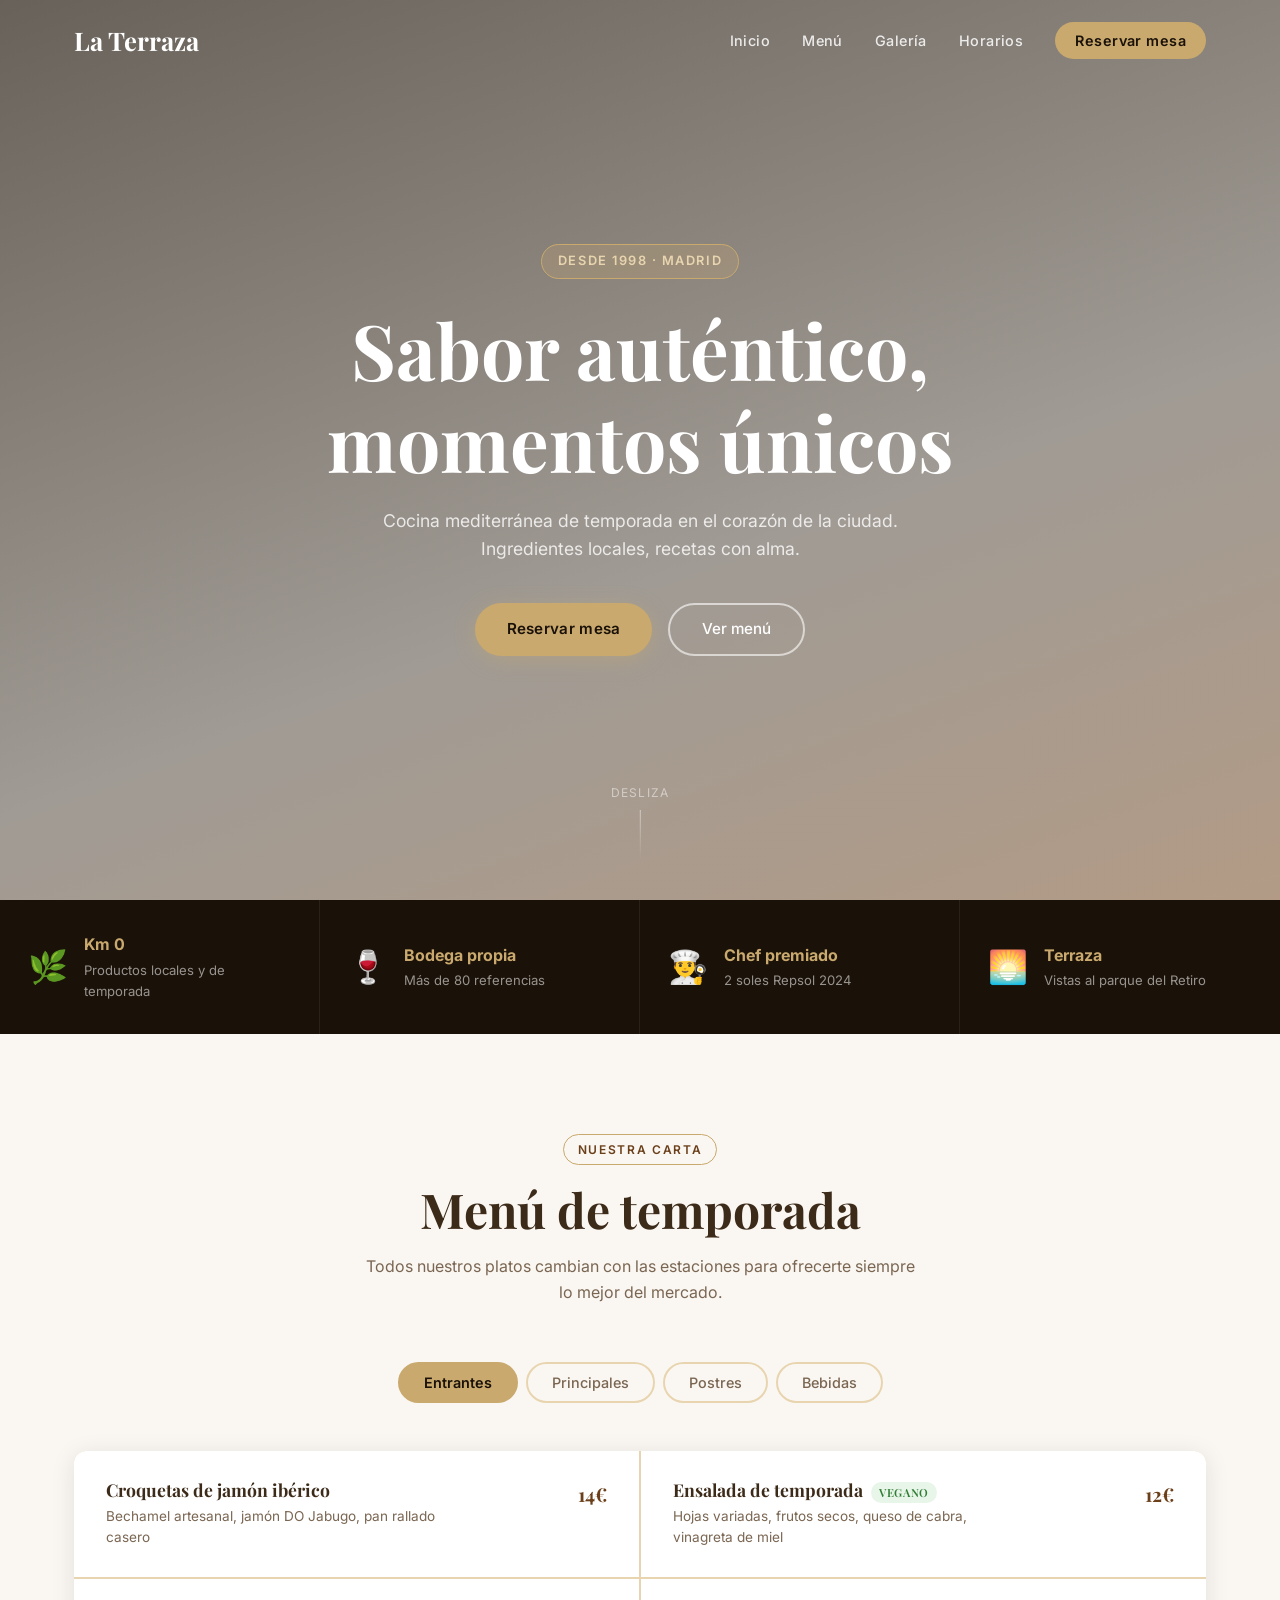
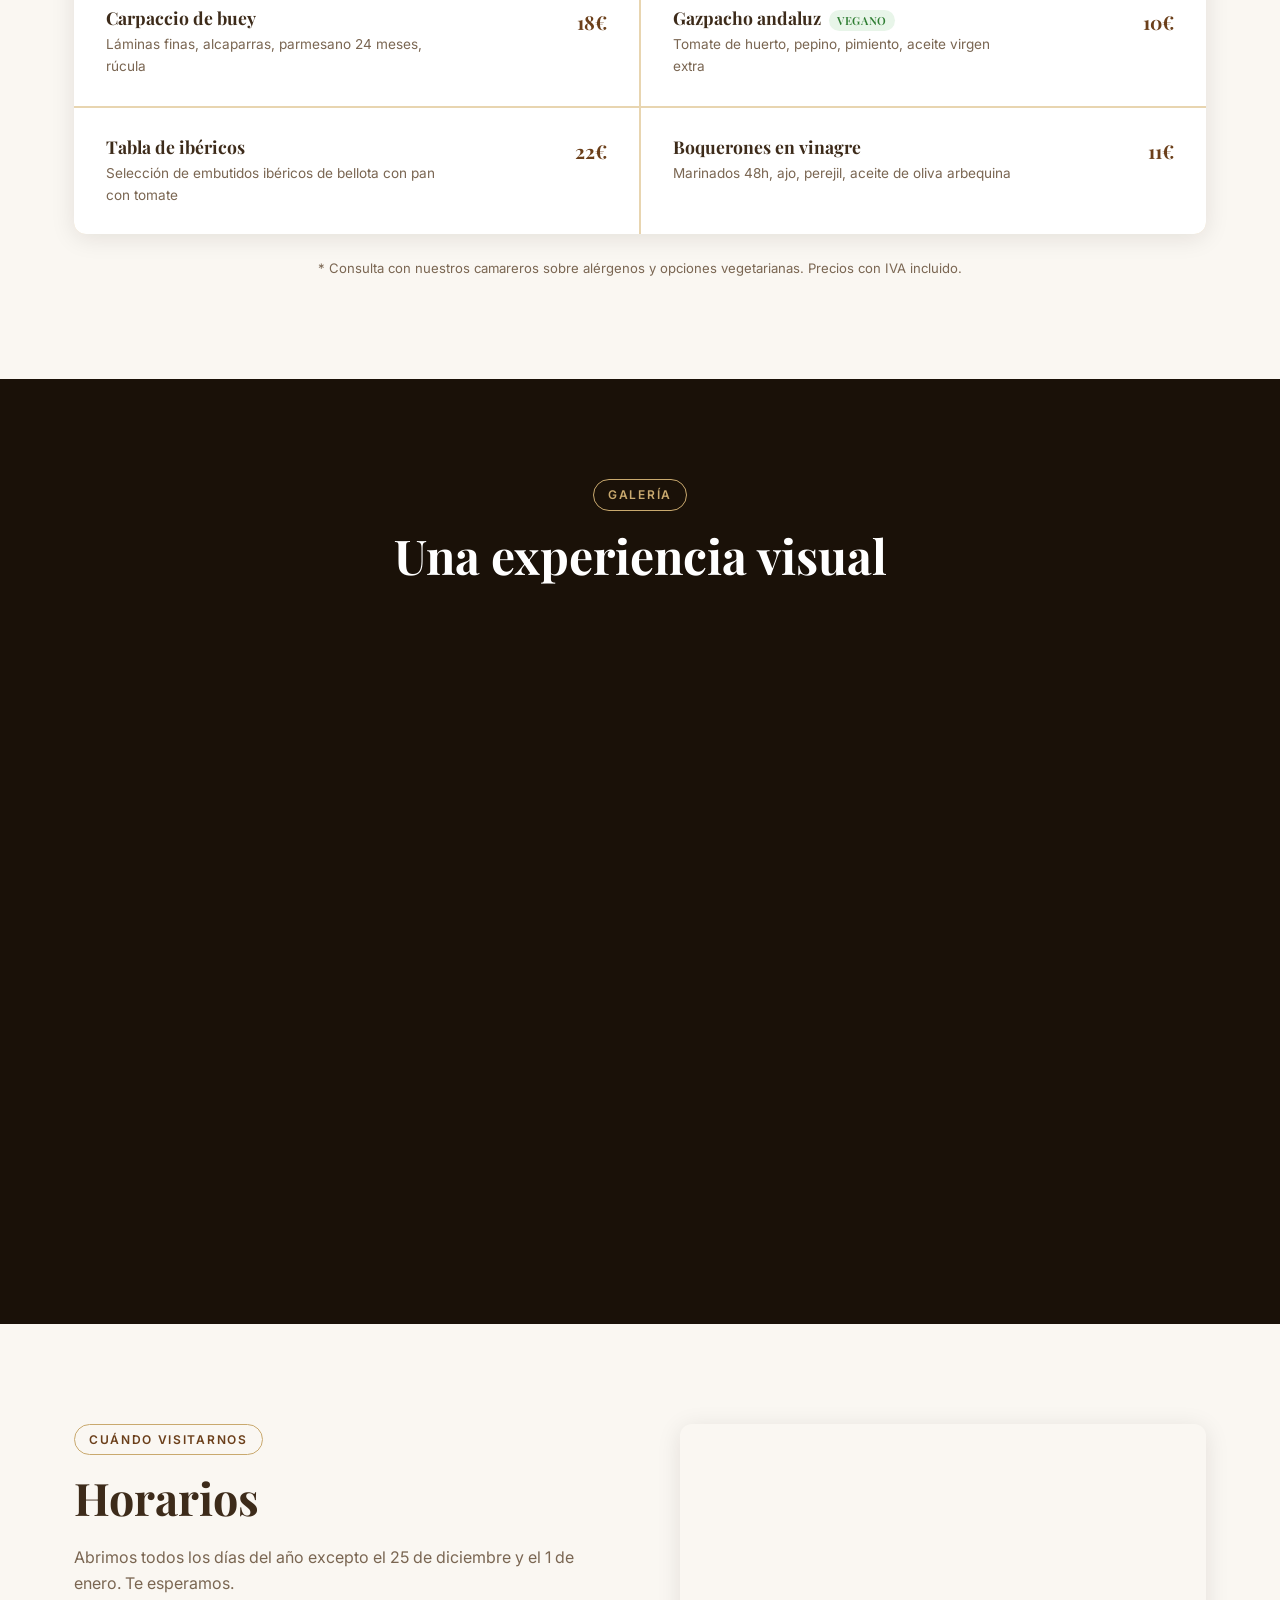
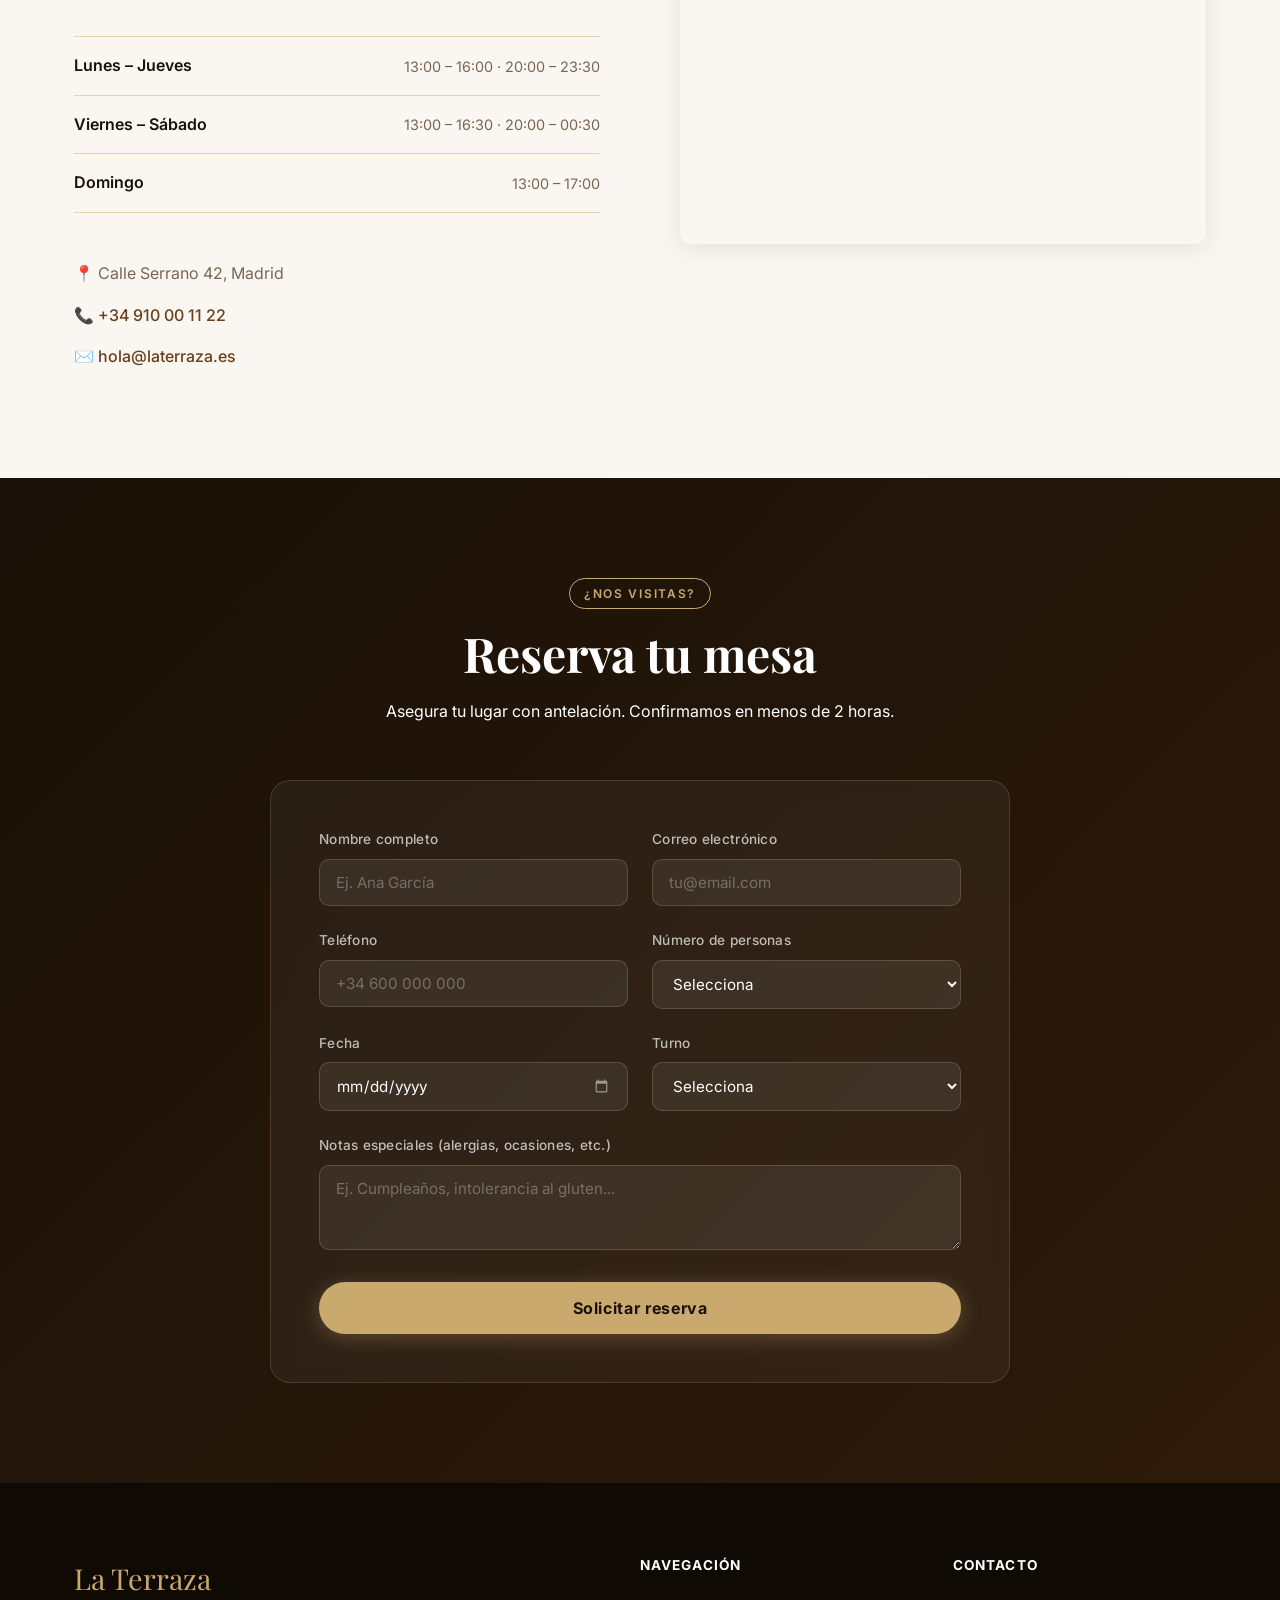
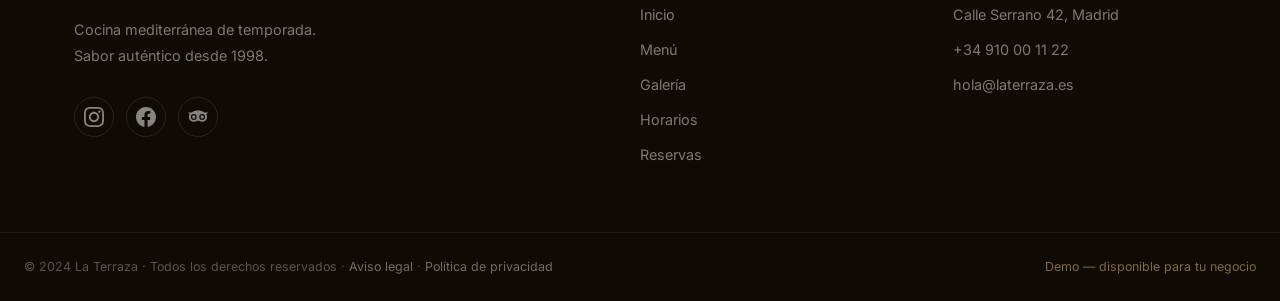
<file: index.html>
<!DOCTYPE html>
<html lang="es">
<head>
  <meta charset="UTF-8" />
  <meta name="viewport" content="width=device-width, initial-scale=1.0" />
  <title>La Terraza — Restaurante</title>
  <link rel="stylesheet" href="styles.css" />
  <link rel="preconnect" href="https://fonts.googleapis.com" />
  <link href="https://fonts.googleapis.com/css2?family=Playfair+Display:wght@400;700&family=Inter:wght@300;400;500;600&display=swap" rel="stylesheet" />
</head>
<body>

  <!-- NAVBAR -->
  <nav class="navbar" id="navbar">
    <div class="nav-container">
      <a href="#inicio" class="nav-logo">La Terraza</a>
      <ul class="nav-links" id="nav-links">
        <li><a href="#inicio">Inicio</a></li>
        <li><a href="#menu">Menú</a></li>
        <li><a href="#galeria">Galería</a></li>
        <li><a href="#horarios">Horarios</a></li>
        <li><a href="#reservas" class="btn-nav">Reservar mesa</a></li>
      </ul>
      <button class="hamburger" id="hamburger" aria-label="Abrir menú">
        <span></span><span></span><span></span>
      </button>
    </div>
  </nav>

  <!-- HERO -->
  <section class="hero" id="inicio">
    <div class="hero-overlay"></div>
    <div class="hero-content">
      <span class="hero-tag">Desde 1998 · Madrid</span>
      <h1>Sabor auténtico,<br/>momentos únicos</h1>
      <p>Cocina mediterránea de temporada en el corazón de la ciudad.<br/>Ingredientes locales, recetas con alma.</p>
      <div class="hero-btns">
        <a href="#reservas" class="btn-primary">Reservar mesa</a>
        <a href="#menu" class="btn-secondary">Ver menú</a>
      </div>
    </div>
    <div class="hero-scroll">
      <span>Desliza</span>
      <div class="scroll-line"></div>
    </div>
  </section>

  <!-- ABOUT STRIP -->
  <section class="about-strip">
    <div class="strip-item">
      <span class="strip-icon">🌿</span>
      <div>
        <strong>Km 0</strong>
        <p>Productos locales y de temporada</p>
      </div>
    </div>
    <div class="strip-item">
      <span class="strip-icon">🍷</span>
      <div>
        <strong>Bodega propia</strong>
        <p>Más de 80 referencias</p>
      </div>
    </div>
    <div class="strip-item">
      <span class="strip-icon">👨‍🍳</span>
      <div>
        <strong>Chef premiado</strong>
        <p>2 soles Repsol 2024</p>
      </div>
    </div>
    <div class="strip-item">
      <span class="strip-icon">🌅</span>
      <div>
        <strong>Terraza</strong>
        <p>Vistas al parque del Retiro</p>
      </div>
    </div>
  </section>

  <!-- MENU -->
  <section class="menu" id="menu">
    <div class="container">
      <div class="section-header">
        <span class="section-tag">Nuestra carta</span>
        <h2>Menú de temporada</h2>
        <p>Todos nuestros platos cambian con las estaciones para ofrecerte siempre lo mejor del mercado.</p>
      </div>

      <div class="menu-tabs">
        <button class="tab-btn active" data-tab="entrantes">Entrantes</button>
        <button class="tab-btn" data-tab="principales">Principales</button>
        <button class="tab-btn" data-tab="postres">Postres</button>
        <button class="tab-btn" data-tab="bebidas">Bebidas</button>
      </div>

      <div class="menu-grid" id="menu-content"></div>

      <div class="menu-note">
        <p>* Consulta con nuestros camareros sobre alérgenos y opciones vegetarianas. Precios con IVA incluido.</p>
      </div>
    </div>
  </section>

  <!-- GALERIA -->
  <section class="galeria" id="galeria">
    <div class="container">
      <div class="section-header">
        <span class="section-tag">Galería</span>
        <h2>Una experiencia visual</h2>
      </div>
      <div class="gallery-grid">
        <div class="gallery-item tall" style="background-image: url('https://images.unsplash.com/photo-1414235077428-338989a2e8c0?w=800&q=80')">
          <div class="gallery-overlay"><span>Sala principal</span></div>
        </div>
        <div class="gallery-item" style="background-image: url('https://images.unsplash.com/photo-1504674900247-0877df9cc836?w=800&q=80')">
          <div class="gallery-overlay"><span>Nuestros platos</span></div>
        </div>
        <div class="gallery-item" style="background-image: url('https://images.unsplash.com/photo-1555396273-367ea4eb4db5?w=800&q=80')">
          <div class="gallery-overlay"><span>La barra</span></div>
        </div>
        <div class="gallery-item wide" style="background-image: url('https://images.unsplash.com/photo-1517248135467-4c7edcad34c4?w=1200&q=80')">
          <div class="gallery-overlay"><span>Terraza exterior</span></div>
        </div>
        <div class="gallery-item" style="background-image: url('https://images.unsplash.com/photo-1476224203421-9ac39bcb3327?w=800&q=80')">
          <div class="gallery-overlay"><span>Cocina en vivo</span></div>
        </div>
        <div class="gallery-item" style="background-image: url('https://images.unsplash.com/photo-1510812431401-41d2bd2722f3?w=800&q=80')">
          <div class="gallery-overlay"><span>Nuestra bodega</span></div>
        </div>
      </div>
    </div>
  </section>

  <!-- HORARIOS -->
  <section class="horarios" id="horarios">
    <div class="container horarios-grid">
      <div class="horarios-text">
        <span class="section-tag">Cuándo visitarnos</span>
        <h2>Horarios</h2>
        <p>Abrimos todos los días del año excepto el 25 de diciembre y el 1 de enero. Te esperamos.</p>
        <div class="horario-lista">
          <div class="horario-row">
            <span class="dias">Lunes – Jueves</span>
            <span class="horas">13:00 – 16:00 · 20:00 – 23:30</span>
          </div>
          <div class="horario-row">
            <span class="dias">Viernes – Sábado</span>
            <span class="horas">13:00 – 16:30 · 20:00 – 00:30</span>
          </div>
          <div class="horario-row">
            <span class="dias">Domingo</span>
            <span class="horas">13:00 – 17:00</span>
          </div>
        </div>
        <div class="contacto-info">
          <p>📍 Calle Serrano 42, Madrid</p>
          <p>📞 <a href="tel:+34910001122">+34 910 00 11 22</a></p>
          <p>✉️ <a href="mailto:hola@laterraza.es">hola@laterraza.es</a></p>
        </div>
      </div>
      <div class="horarios-map">
        <iframe
          src="https://www.google.com/maps/embed?pb=!1m18!1m12!1m3!1d3037.4!2d-3.6883!3d40.4168!2m3!1f0!2f0!3f0!3m2!1i1024!2i768!4f13.1!3m3!1m2!1s0x0%3A0x0!2zNDDCsDI1JzAwLjUiTiAzwrA0MSczOS44Ilc!5e0!3m2!1ses!2ses!4v1234567890"
          allowfullscreen=""
          loading="lazy"
          title="Ubicación del restaurante">
        </iframe>
      </div>
    </div>
  </section>

  <!-- RESERVAS -->
  <section class="reservas" id="reservas">
    <div class="container">
      <div class="section-header light">
        <span class="section-tag">¿Nos visitas?</span>
        <h2>Reserva tu mesa</h2>
        <p>Asegura tu lugar con antelación. Confirmamos en menos de 2 horas.</p>
      </div>
      <form class="reserva-form" id="reserva-form" novalidate>
        <div class="form-row">
          <div class="form-group">
            <label for="nombre">Nombre completo</label>
            <input type="text" id="nombre" placeholder="Ej. Ana García" required />
          </div>
          <div class="form-group">
            <label for="email">Correo electrónico</label>
            <input type="email" id="email" placeholder="tu@email.com" required />
          </div>
        </div>
        <div class="form-row">
          <div class="form-group">
            <label for="telefono">Teléfono</label>
            <input type="tel" id="telefono" placeholder="+34 600 000 000" required />
          </div>
          <div class="form-group">
            <label for="personas">Número de personas</label>
            <select id="personas" required>
              <option value="">Selecciona</option>
              <option value="1">1 persona</option>
              <option value="2">2 personas</option>
              <option value="3">3 personas</option>
              <option value="4">4 personas</option>
              <option value="5-6">5 – 6 personas</option>
              <option value="7+">Más de 7 (grupo)</option>
            </select>
          </div>
        </div>
        <div class="form-row">
          <div class="form-group">
            <label for="fecha">Fecha</label>
            <input type="date" id="fecha" required />
          </div>
          <div class="form-group">
            <label for="turno">Turno</label>
            <select id="turno" required>
              <option value="">Selecciona</option>
              <option value="comida">Comida (13:00 – 16:00)</option>
              <option value="cena">Cena (20:00 – 23:30)</option>
            </select>
          </div>
        </div>
        <div class="form-group full">
          <label for="notas">Notas especiales (alergias, ocasiones, etc.)</label>
          <textarea id="notas" rows="3" placeholder="Ej. Cumpleaños, intolerancia al gluten..."></textarea>
        </div>
        <button type="submit" class="btn-submit">Solicitar reserva</button>
      </form>
      <div class="reserva-success" id="reserva-success" style="display:none">
        <span>✓</span>
        <h3>¡Reserva recibida!</h3>
        <p>Te confirmaremos en menos de 2 horas por email y teléfono.</p>
      </div>
    </div>
  </section>

  <!-- FOOTER -->
  <footer class="footer">
    <div class="container footer-grid">
      <div class="footer-brand">
        <span class="footer-logo">La Terraza</span>
        <p>Cocina mediterránea de temporada.<br/>Sabor auténtico desde 1998.</p>
        <div class="social-links">
          <a href="#" aria-label="Instagram">
            <svg width="20" height="20" fill="currentColor" viewBox="0 0 24 24"><path d="M12 2.163c3.204 0 3.584.012 4.85.07 3.252.148 4.771 1.691 4.919 4.919.058 1.265.069 1.645.069 4.849 0 3.205-.012 3.584-.069 4.849-.149 3.225-1.664 4.771-4.919 4.919-1.266.058-1.644.07-4.85.07-3.204 0-3.584-.012-4.849-.07-3.26-.149-4.771-1.699-4.919-4.92-.058-1.265-.07-1.644-.07-4.849 0-3.204.013-3.583.07-4.849.149-3.227 1.664-4.771 4.919-4.919 1.266-.057 1.645-.069 4.849-.069zm0-2.163c-3.259 0-3.667.014-4.947.072-4.358.2-6.78 2.618-6.98 6.98-.059 1.281-.073 1.689-.073 4.948 0 3.259.014 3.668.072 4.948.2 4.358 2.618 6.78 6.98 6.98 1.281.058 1.689.072 4.948.072 3.259 0 3.668-.014 4.948-.072 4.354-.2 6.782-2.618 6.979-6.98.059-1.28.073-1.689.073-4.948 0-3.259-.014-3.667-.072-4.947-.196-4.354-2.617-6.78-6.979-6.98-1.281-.059-1.69-.073-4.949-.073zm0 5.838c-3.403 0-6.162 2.759-6.162 6.162s2.759 6.163 6.162 6.163 6.162-2.759 6.162-6.163c0-3.403-2.759-6.162-6.162-6.162zm0 10.162c-2.209 0-4-1.79-4-4 0-2.209 1.791-4 4-4s4 1.791 4 4c0 2.21-1.791 4-4 4zm6.406-11.845c-.796 0-1.441.645-1.441 1.44s.645 1.44 1.441 1.44c.795 0 1.439-.645 1.439-1.44s-.644-1.44-1.439-1.44z"/></svg>
          </a>
          <a href="#" aria-label="Facebook">
            <svg width="20" height="20" fill="currentColor" viewBox="0 0 24 24"><path d="M24 12.073c0-6.627-5.373-12-12-12s-12 5.373-12 12c0 5.99 4.388 10.954 10.125 11.854v-8.385H7.078v-3.47h3.047V9.43c0-3.007 1.792-4.669 4.533-4.669 1.312 0 2.686.235 2.686.235v2.953H15.83c-1.491 0-1.956.925-1.956 1.874v2.25h3.328l-.532 3.47h-2.796v8.385C19.612 23.027 24 18.062 24 12.073z"/></svg>
          </a>
          <a href="#" aria-label="TripAdvisor">
            <svg width="20" height="20" fill="currentColor" viewBox="0 0 24 24"><path d="M12.006 4.295c-2.67 0-5.338.784-7.645 2.353H0l1.963 2.135a5.9 5.9 0 0 0-.875 3.126 5.928 5.928 0 0 0 5.925 5.925 5.9 5.9 0 0 0 3.94-1.502L12 17.47l1.047-1.138a5.9 5.9 0 0 0 3.94 1.502 5.928 5.928 0 0 0 5.925-5.925 5.9 5.9 0 0 0-.875-3.126L24 6.648h-4.361c-2.307-1.57-4.976-2.353-7.633-2.353zM6.994 8.5a3.5 3.5 0 1 1 0 7 3.5 3.5 0 0 1 0-7zm10.012 0a3.5 3.5 0 1 1 0 7 3.5 3.5 0 0 1 0-7zm-10.012 1.5a2 2 0 1 0 0 4 2 2 0 0 0 0-4zm10.012 0a2 2 0 1 0 0 4 2 2 0 0 0 0-4z"/></svg>
          </a>
        </div>
      </div>
      <div class="footer-links">
        <h4>Navegación</h4>
        <ul>
          <li><a href="#inicio">Inicio</a></li>
          <li><a href="#menu">Menú</a></li>
          <li><a href="#galeria">Galería</a></li>
          <li><a href="#horarios">Horarios</a></li>
          <li><a href="#reservas">Reservas</a></li>
        </ul>
      </div>
      <div class="footer-links">
        <h4>Contacto</h4>
        <ul>
          <li>Calle Serrano 42, Madrid</li>
          <li><a href="tel:+34910001122">+34 910 00 11 22</a></li>
          <li><a href="mailto:hola@laterraza.es">hola@laterraza.es</a></li>
        </ul>
      </div>
    </div>
    <div class="footer-bottom">
      <p>© 2024 La Terraza · Todos los derechos reservados · <a href="#">Aviso legal</a> · <a href="#">Política de privacidad</a></p>
      <p class="demo-badge">Demo — disponible para tu negocio</p>
    </div>
  </footer>

  <script src="script.js"></script>
</body>
</html>
</file>
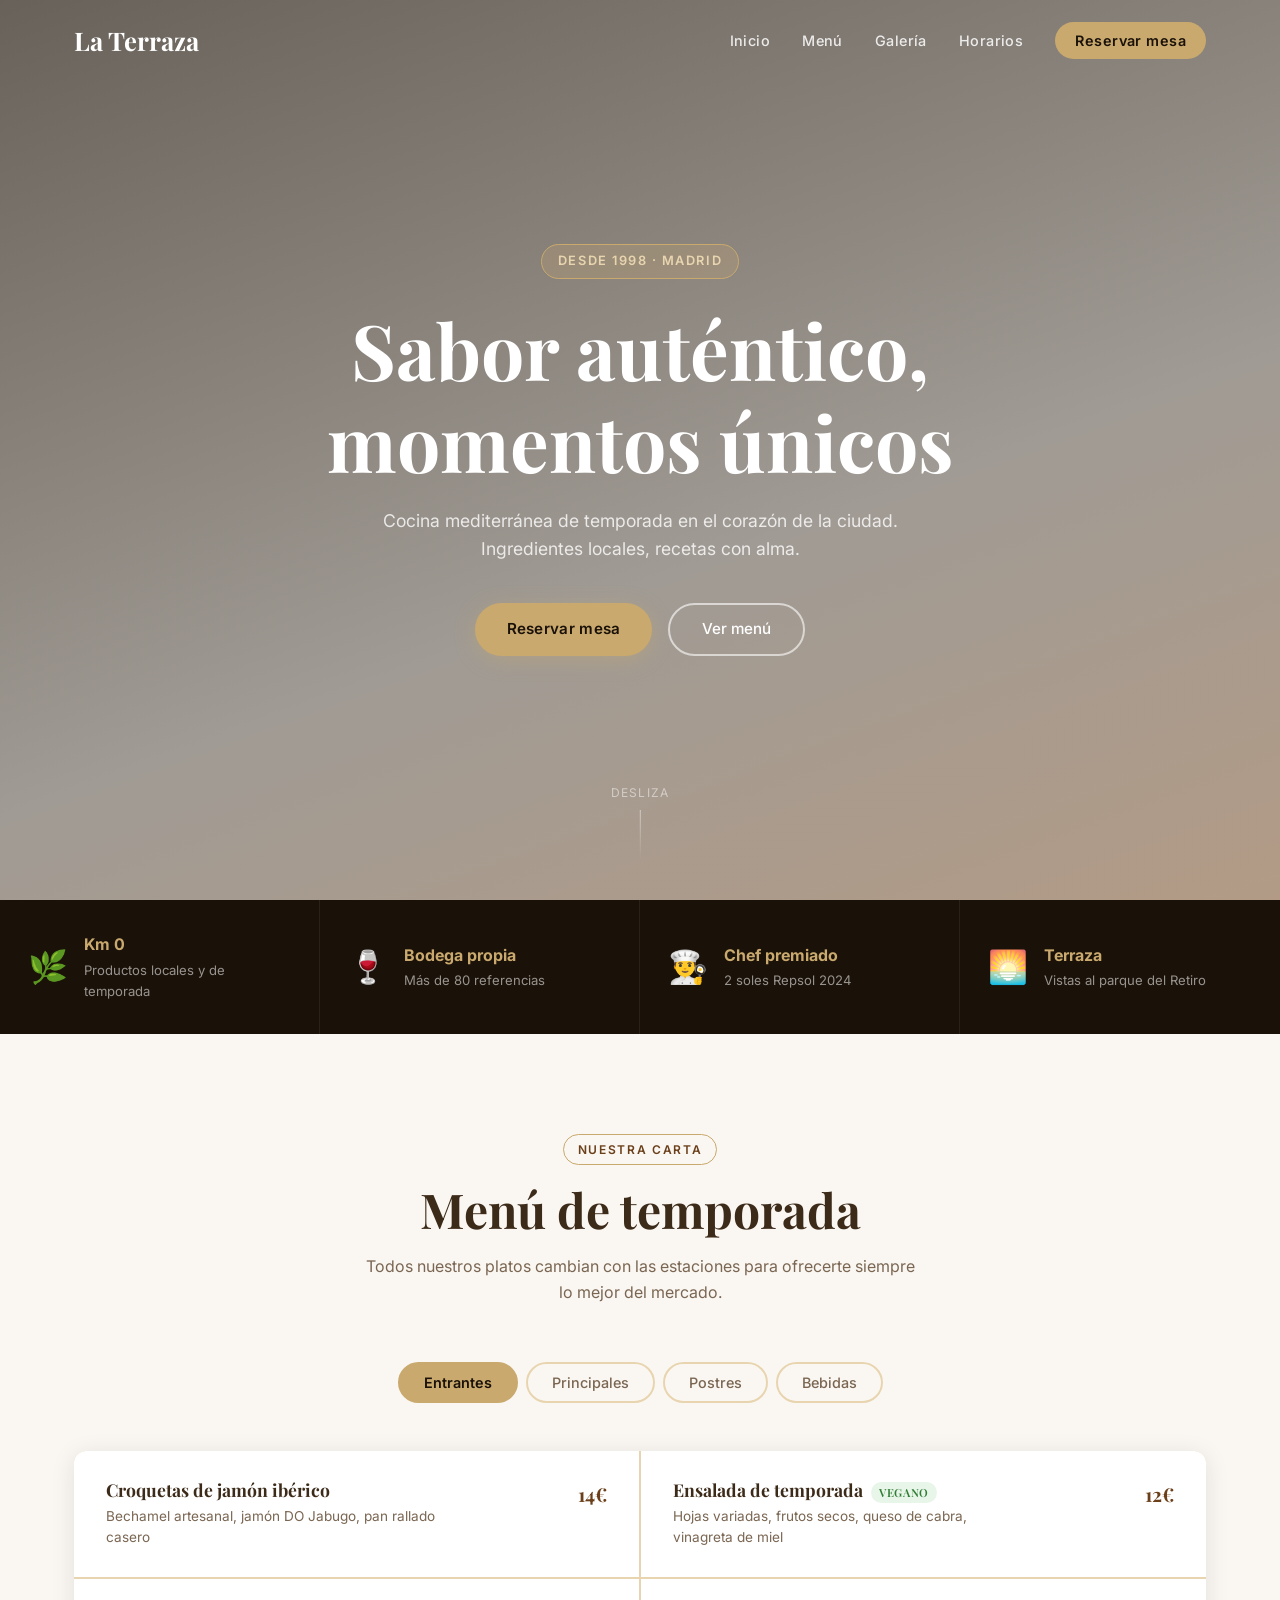
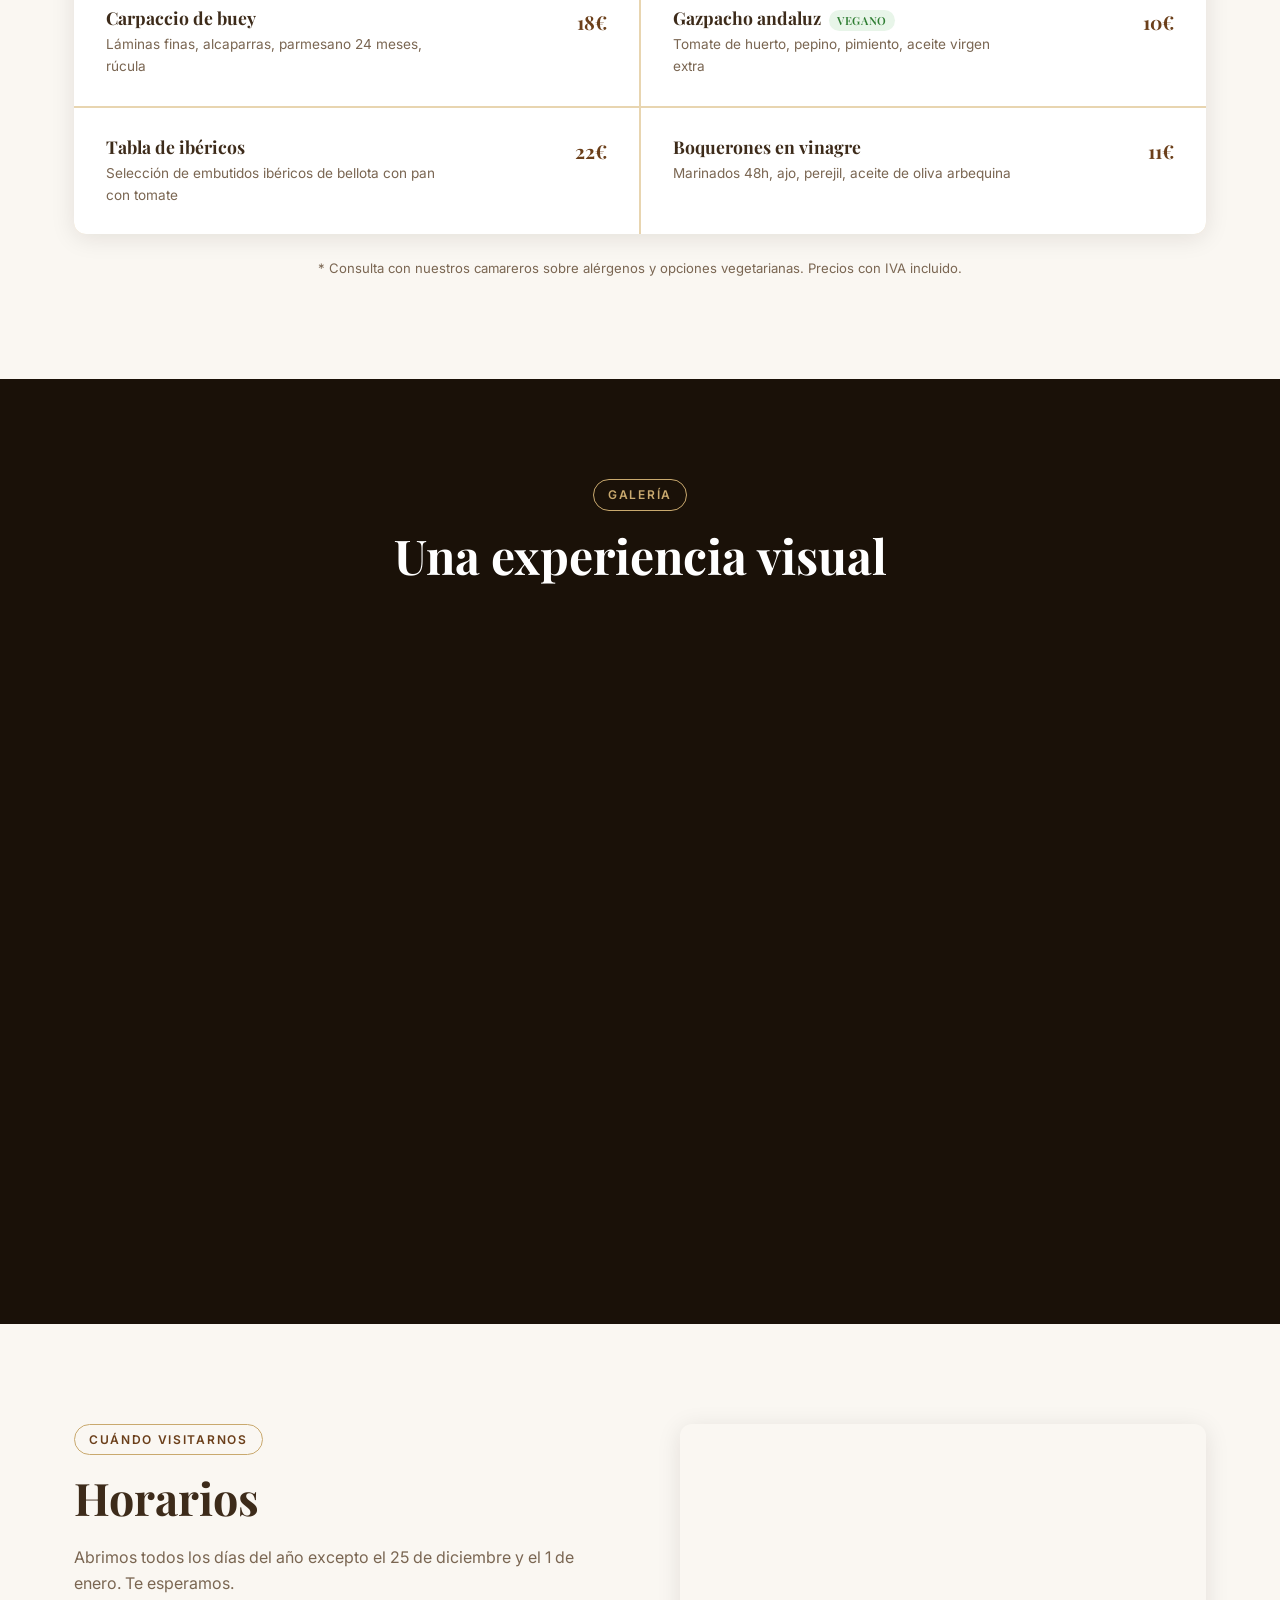
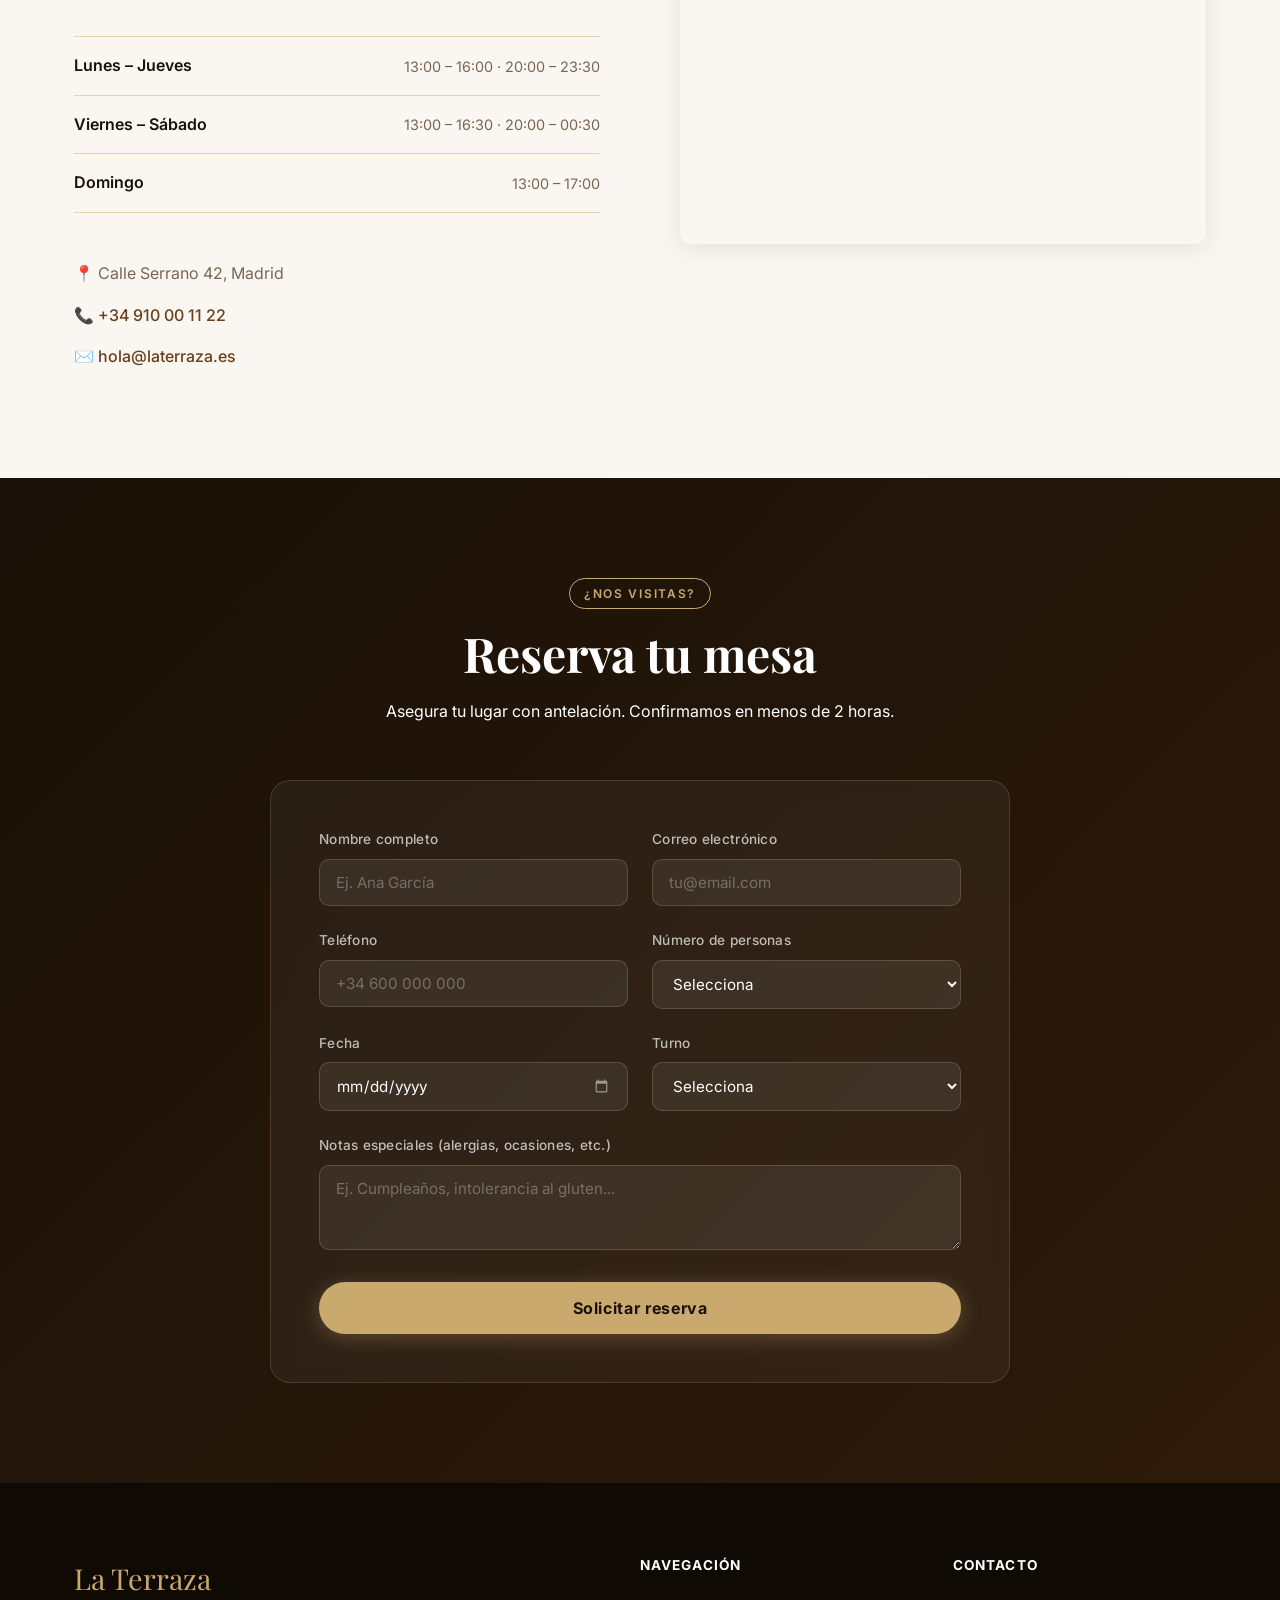
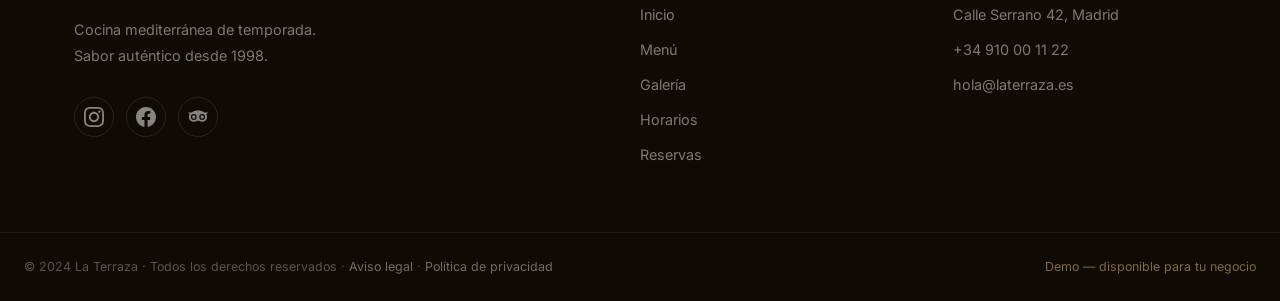
<file: laterraza.html>
<!DOCTYPE html>
<html lang="es">
<head>
  <meta charset="UTF-8" />
  <meta name="viewport" content="width=device-width, initial-scale=1.0" />
  <title>La Terraza — Restaurante</title>
  <link rel="preconnect" href="https://fonts.googleapis.com" />
  <link href="https://fonts.googleapis.com/css2?family=Playfair+Display:wght@400;700&family=Inter:wght@300;400;500;600&display=swap" rel="stylesheet" />
  <style>
/* ===== RESET & BASE ===== */
*, *::before, *::after { box-sizing: border-box; margin: 0; padding: 0; }

:root {
  --cream: #faf7f2;
  --dark: #1a1108;
  --brown: #6b3f1a;
  --gold: #c9a96e;
  --gold-light: #e8d5b0;
  --text: #3d2b1a;
  --text-light: #7a6652;
  --white: #ffffff;
  --shadow: 0 4px 24px rgba(26,17,8,.10);
  --radius: 12px;
  --transition: .3s cubic-bezier(.4,0,.2,1);
}

html { scroll-behavior: smooth; }

body {
  font-family: 'Inter', sans-serif;
  background: var(--cream);
  color: var(--text);
  line-height: 1.6;
  overflow-x: hidden;
}

h1, h2, h3 { font-family: 'Playfair Display', serif; line-height: 1.2; }

a { color: inherit; text-decoration: none; }

img { max-width: 100%; display: block; }

.container { max-width: 1180px; margin: 0 auto; padding: 0 24px; }

/* ===== NAVBAR ===== */
.navbar {
  position: fixed; top: 0; left: 0; right: 0; z-index: 100;
  padding: 20px 0;
  transition: var(--transition);
}
.navbar.scrolled {
  background: rgba(250,247,242,.96);
  backdrop-filter: blur(12px);
  padding: 12px 0;
  box-shadow: var(--shadow);
}
.nav-container {
  max-width: 1180px; margin: 0 auto; padding: 0 24px;
  display: flex; align-items: center; justify-content: space-between;
}
.nav-logo {
  font-family: 'Playfair Display', serif;
  font-size: 1.6rem; font-weight: 700;
  color: var(--white);
  transition: var(--transition);
}
.navbar.scrolled .nav-logo { color: var(--dark); }

.nav-links { display: flex; align-items: center; gap: 32px; list-style: none; }
.nav-links a {
  font-size: .9rem; font-weight: 500; letter-spacing: .03em;
  color: rgba(255,255,255,.85);
  transition: var(--transition);
}
.navbar.scrolled .nav-links a { color: var(--text); }
.nav-links a:hover { color: var(--gold); }

.btn-nav {
  background: var(--gold) !important;
  color: var(--dark) !important;
  padding: 10px 20px !important;
  border-radius: 50px !important;
  font-weight: 600 !important;
}
.btn-nav:hover { background: var(--brown) !important; color: var(--white) !important; }

.hamburger {
  display: none; flex-direction: column; gap: 5px;
  background: none; border: none; cursor: pointer; padding: 4px;
}
.hamburger span {
  display: block; width: 24px; height: 2px;
  background: var(--white); border-radius: 2px;
  transition: var(--transition);
}
.navbar.scrolled .hamburger span { background: var(--dark); }

/* ===== HERO ===== */
.hero {
  min-height: 100vh;
  background: url('https://images.unsplash.com/photo-1600891964599-f61ba0e24092?w=1800&q=85') center/cover no-repeat;
  display: flex; align-items: center; justify-content: center;
  position: relative; text-align: center;
}
.hero-overlay {
  position: absolute; inset: 0;
  background: linear-gradient(160deg, rgba(26,17,8,.65) 0%, rgba(26,17,8,.4) 60%, rgba(107,63,26,.5) 100%);
}
.hero-content {
  position: relative; z-index: 1;
  max-width: 720px; padding: 0 24px;
  animation: fadeUp .9s ease both;
}
.hero-tag {
  display: inline-block;
  background: rgba(201,169,110,.25);
  border: 1px solid var(--gold);
  color: var(--gold-light);
  font-size: .8rem; font-weight: 600; letter-spacing: .12em; text-transform: uppercase;
  padding: 6px 16px; border-radius: 50px; margin-bottom: 24px;
}
.hero-content h1 {
  font-size: clamp(2.8rem, 6vw, 5rem);
  color: var(--white); margin-bottom: 20px;
}
.hero-content p { font-size: 1.1rem; color: rgba(255,255,255,.8); margin-bottom: 40px; }

.hero-btns { display: flex; gap: 16px; justify-content: center; flex-wrap: wrap; }
.btn-primary {
  background: var(--gold); color: var(--dark);
  padding: 14px 32px; border-radius: 50px;
  font-weight: 600; font-size: .95rem; letter-spacing: .02em;
  transition: var(--transition); box-shadow: 0 4px 20px rgba(201,169,110,.4);
}
.btn-primary:hover { background: var(--white); transform: translateY(-2px); }

.btn-secondary {
  border: 2px solid rgba(255,255,255,.6);
  color: var(--white); padding: 12px 32px; border-radius: 50px;
  font-weight: 500; font-size: .95rem;
  transition: var(--transition);
}
.btn-secondary:hover { background: rgba(255,255,255,.1); border-color: var(--white); }

.hero-scroll {
  position: absolute; bottom: 40px; left: 50%; transform: translateX(-50%);
  display: flex; flex-direction: column; align-items: center; gap: 8px;
  color: rgba(255,255,255,.5); font-size: .75rem; letter-spacing: .1em; text-transform: uppercase;
}
.scroll-line {
  width: 1px; height: 50px;
  background: linear-gradient(to bottom, rgba(255,255,255,.5), transparent);
  animation: scrollPulse 2s ease-in-out infinite;
}

/* ===== ABOUT STRIP ===== */
.about-strip {
  background: var(--dark);
  display: grid; grid-template-columns: repeat(4, 1fr);
  gap: 0;
}
.strip-item {
  display: flex; align-items: center; gap: 16px;
  padding: 32px 28px;
  border-right: 1px solid rgba(255,255,255,.07);
  transition: var(--transition);
}
.strip-item:last-child { border-right: none; }
.strip-item:hover { background: rgba(201,169,110,.08); }
.strip-icon { font-size: 2rem; flex-shrink: 0; }
.strip-item strong { display: block; color: var(--gold); font-size: 1rem; margin-bottom: 2px; }
.strip-item p { color: rgba(255,255,255,.55); font-size: .82rem; }

/* ===== SECTION HEADERS ===== */
.section-header { text-align: center; margin-bottom: 56px; }
.section-header.light h2, .section-header.light p { color: var(--white); }
.section-header.light .section-tag { border-color: var(--gold); color: var(--gold); }
.section-tag {
  display: inline-block;
  border: 1px solid var(--gold);
  color: var(--brown);
  font-size: .75rem; font-weight: 600; letter-spacing: .14em; text-transform: uppercase;
  padding: 5px 14px; border-radius: 50px; margin-bottom: 16px;
}
.section-header h2 { font-size: clamp(2rem, 4vw, 3rem); margin-bottom: 16px; }
.section-header p { color: var(--text-light); max-width: 560px; margin: 0 auto; }

/* ===== MENU ===== */
.menu { padding: 100px 0; background: var(--cream); }

.menu-tabs {
  display: flex; gap: 8px; justify-content: center;
  margin-bottom: 48px; flex-wrap: wrap;
}
.tab-btn {
  padding: 10px 24px; border-radius: 50px;
  border: 2px solid var(--gold-light);
  background: transparent; color: var(--text-light);
  font-size: .9rem; font-weight: 500; cursor: pointer;
  transition: var(--transition); font-family: 'Inter', sans-serif;
}
.tab-btn:hover, .tab-btn.active {
  background: var(--gold); border-color: var(--gold);
  color: var(--dark); font-weight: 600;
}

.menu-grid {
  display: grid; grid-template-columns: repeat(2, 1fr);
  gap: 2px; background: var(--gold-light);
  border-radius: var(--radius); overflow: hidden;
  box-shadow: var(--shadow);
}
.menu-item {
  background: var(--white); padding: 28px 32px;
  display: flex; justify-content: space-between; align-items: flex-start; gap: 16px;
  transition: var(--transition);
}
.menu-item:hover { background: #fdf8f2; }
.menu-item-info h3 { font-family: 'Playfair Display', serif; font-size: 1.1rem; margin-bottom: 6px; }
.menu-item-info p { font-size: .85rem; color: var(--text-light); max-width: 340px; }
.menu-item-badge {
  font-size: .7rem; font-weight: 600; letter-spacing: .06em; text-transform: uppercase;
  background: #e8f5e9; color: #2e7d32;
  padding: 3px 8px; border-radius: 20px; margin-left: 8px;
}
.menu-price {
  font-family: 'Playfair Display', serif;
  font-size: 1.2rem; color: var(--brown); font-weight: 700;
  flex-shrink: 0; white-space: nowrap;
}

.menu-note { text-align: center; margin-top: 24px; color: var(--text-light); font-size: .82rem; }

/* ===== GALERIA ===== */
.galeria { padding: 100px 0; background: var(--dark); }
.galeria .section-header .section-tag { color: var(--gold); border-color: var(--gold); }
.galeria .section-header h2 { color: var(--white); }

.gallery-grid {
  display: grid;
  grid-template-columns: repeat(3, 1fr);
  grid-template-rows: 280px 280px;
  gap: 12px;
}
.gallery-item {
  background-size: cover; background-position: center;
  border-radius: var(--radius); overflow: hidden;
  position: relative; cursor: pointer;
}
.gallery-item.tall { grid-row: span 2; }
.gallery-item.wide { grid-column: span 2; }

.gallery-overlay {
  position: absolute; inset: 0;
  background: linear-gradient(to top, rgba(26,17,8,.8) 0%, transparent 60%);
  display: flex; align-items: flex-end; padding: 20px;
  opacity: 0; transition: var(--transition);
}
.gallery-item:hover .gallery-overlay { opacity: 1; }
.gallery-item:hover { transform: scale(1.01); transition: transform .4s ease; }
.gallery-overlay span { color: var(--white); font-weight: 500; font-size: .9rem; }

/* ===== HORARIOS ===== */
.horarios { padding: 100px 0; background: var(--cream); }
.horarios-grid { display: grid; grid-template-columns: 1fr 1fr; gap: 80px; align-items: start; }
.horarios-text .section-tag { margin-bottom: 16px; }
.horarios-text h2 { font-size: clamp(2rem, 3.5vw, 2.8rem); margin-bottom: 20px; }
.horarios-text > p { color: var(--text-light); margin-bottom: 40px; }

.horario-lista { margin-bottom: 40px; }
.horario-row {
  display: flex; justify-content: space-between; align-items: center;
  padding: 16px 0; border-bottom: 1px solid var(--gold-light);
}
.horario-row:first-child { border-top: 1px solid var(--gold-light); }
.dias { font-weight: 600; color: var(--dark); }
.horas { color: var(--text-light); font-size: .9rem; }

.contacto-info p { padding: 8px 0; color: var(--text-light); }
.contacto-info a { color: var(--brown); font-weight: 500; }
.contacto-info a:hover { color: var(--gold); }

.horarios-map iframe {
  width: 100%; height: 420px;
  border: none; border-radius: var(--radius);
  box-shadow: var(--shadow);
}

/* ===== RESERVAS ===== */
.reservas {
  padding: 100px 0;
  background: linear-gradient(135deg, var(--dark) 0%, #2d1a0a 100%);
}
.reserva-form {
  max-width: 740px; margin: 0 auto;
  background: rgba(255,255,255,.05);
  border: 1px solid rgba(201,169,110,.2);
  border-radius: 20px; padding: 48px;
  backdrop-filter: blur(10px);
}
.form-row { display: grid; grid-template-columns: 1fr 1fr; gap: 24px; margin-bottom: 24px; }
.form-group { display: flex; flex-direction: column; gap: 8px; }
.form-group.full { margin-bottom: 32px; }
.form-group label { color: rgba(255,255,255,.7); font-size: .85rem; font-weight: 500; letter-spacing: .02em; }

.form-group input,
.form-group select,
.form-group textarea {
  background: rgba(255,255,255,.07);
  border: 1px solid rgba(201,169,110,.25);
  border-radius: 10px; padding: 13px 16px;
  color: var(--white); font-size: .95rem;
  font-family: 'Inter', sans-serif;
  transition: var(--transition); outline: none;
}
.form-group input::placeholder,
.form-group textarea::placeholder { color: rgba(255,255,255,.3); }
.form-group select option { background: #2d1a0a; color: var(--white); }
.form-group input:focus,
.form-group select:focus,
.form-group textarea:focus {
  border-color: var(--gold);
  background: rgba(201,169,110,.1);
}
.form-group input[type="date"]::-webkit-calendar-picker-indicator { filter: invert(1) opacity(.5); cursor: pointer; }

.btn-submit {
  width: 100%; padding: 16px;
  background: var(--gold); color: var(--dark);
  border: none; border-radius: 50px;
  font-size: 1rem; font-weight: 700; letter-spacing: .04em;
  cursor: pointer; transition: var(--transition);
  font-family: 'Inter', sans-serif;
  box-shadow: 0 4px 20px rgba(201,169,110,.3);
}
.btn-submit:hover { background: var(--white); transform: translateY(-2px); box-shadow: 0 8px 30px rgba(201,169,110,.4); }

.reserva-success {
  max-width: 740px; margin: 0 auto; text-align: center;
  padding: 64px 32px;
}
.reserva-success span {
  display: inline-flex; align-items: center; justify-content: center;
  width: 72px; height: 72px; border-radius: 50%;
  background: rgba(201,169,110,.2); border: 2px solid var(--gold);
  font-size: 2rem; margin-bottom: 24px;
}
.reserva-success h3 { color: var(--white); font-size: 2rem; margin-bottom: 12px; }
.reserva-success p { color: rgba(255,255,255,.6); }

/* ===== FOOTER ===== */
.footer { background: #0f0a04; padding: 72px 0 0; }
.footer-grid { display: grid; grid-template-columns: 2fr 1fr 1fr; gap: 60px; padding-bottom: 60px; }
.footer-logo {
  display: block; font-family: 'Playfair Display', serif;
  font-size: 1.8rem; color: var(--gold); margin-bottom: 16px;
}
.footer-brand p { color: rgba(255,255,255,.45); font-size: .9rem; line-height: 1.8; margin-bottom: 28px; }
.social-links { display: flex; gap: 12px; }
.social-links a {
  display: flex; align-items: center; justify-content: center;
  width: 40px; height: 40px; border-radius: 50%;
  border: 1px solid rgba(255,255,255,.1);
  color: rgba(255,255,255,.5);
  transition: var(--transition);
}
.social-links a:hover { border-color: var(--gold); color: var(--gold); background: rgba(201,169,110,.1); }

.footer-links h4 { color: var(--white); font-size: .85rem; letter-spacing: .08em; text-transform: uppercase; margin-bottom: 20px; }
.footer-links ul { list-style: none; }
.footer-links li { padding: 6px 0; color: rgba(255,255,255,.45); font-size: .9rem; }
.footer-links a { color: rgba(255,255,255,.45); transition: var(--transition); }
.footer-links a:hover { color: var(--gold); }

.footer-bottom {
  border-top: 1px solid rgba(255,255,255,.07);
  padding: 24px;
  display: flex; justify-content: space-between; align-items: center;
  flex-wrap: wrap; gap: 12px;
  color: rgba(255,255,255,.3); font-size: .78rem;
}
.footer-bottom a { color: rgba(255,255,255,.4); }
.footer-bottom a:hover { color: var(--gold); }
.demo-badge { color: rgba(201,169,110,.6); }
.demo-badge a { color: var(--gold); }

/* ===== ANIMATIONS ===== */
@keyframes fadeUp {
  from { opacity: 0; transform: translateY(30px); }
  to   { opacity: 1; transform: translateY(0); }
}
@keyframes scrollPulse {
  0%, 100% { opacity: .5; transform: scaleY(1); }
  50% { opacity: 1; transform: scaleY(1.15); }
}

.reveal {
  opacity: 0; transform: translateY(28px);
  transition: opacity .7s ease, transform .7s ease;
}
.reveal.visible { opacity: 1; transform: translateY(0); }

/* ===== RESPONSIVE ===== */
@media (max-width: 900px) {
  .about-strip { grid-template-columns: repeat(2, 1fr); }
  .menu-grid { grid-template-columns: 1fr; }
  .gallery-grid {
    grid-template-columns: repeat(2, 1fr);
    grid-template-rows: auto;
  }
  .gallery-item.tall { grid-row: span 1; }
  .gallery-item.wide { grid-column: span 2; }
  .horarios-grid { grid-template-columns: 1fr; gap: 48px; }
  .footer-grid { grid-template-columns: 1fr 1fr; }
  .footer-brand { grid-column: span 2; }
}

@media (max-width: 640px) {
  .nav-links {
    display: none; flex-direction: column;
    position: fixed; top: 0; right: 0; bottom: 0;
    width: 280px; background: var(--dark);
    padding: 80px 32px 40px;
    gap: 24px; z-index: 99;
    transform: translateX(100%); transition: var(--transition);
    box-shadow: -4px 0 30px rgba(0,0,0,.3);
  }
  .nav-links.open { display: flex; transform: translateX(0); }
  .nav-links a { color: rgba(255,255,255,.8); font-size: 1.1rem; }
  .hamburger { display: flex; }
  .form-row { grid-template-columns: 1fr; }
  .reserva-form { padding: 28px 20px; }
  .about-strip { grid-template-columns: 1fr 1fr; }
  .gallery-grid { grid-template-columns: 1fr; }
  .gallery-item.wide { grid-column: span 1; }
  .footer-grid { grid-template-columns: 1fr; }
  .footer-brand { grid-column: auto; }
  .footer-bottom { flex-direction: column; text-align: center; }
}
  </style>
</head>
<body>

  <!-- NAVBAR -->
  <nav class="navbar" id="navbar">
    <div class="nav-container">
      <a href="#inicio" class="nav-logo">La Terraza</a>
      <ul class="nav-links" id="nav-links">
        <li><a href="#inicio">Inicio</a></li>
        <li><a href="#menu">Menú</a></li>
        <li><a href="#galeria">Galería</a></li>
        <li><a href="#horarios">Horarios</a></li>
        <li><a href="#reservas" class="btn-nav">Reservar mesa</a></li>
      </ul>
      <button class="hamburger" id="hamburger" aria-label="Abrir menú">
        <span></span><span></span><span></span>
      </button>
    </div>
  </nav>

  <!-- HERO -->
  <section class="hero" id="inicio">
    <div class="hero-overlay"></div>
    <div class="hero-content">
      <span class="hero-tag">Desde 1998 · Madrid</span>
      <h1>Sabor auténtico,<br/>momentos únicos</h1>
      <p>Cocina mediterránea de temporada en el corazón de la ciudad.<br/>Ingredientes locales, recetas con alma.</p>
      <div class="hero-btns">
        <a href="#reservas" class="btn-primary">Reservar mesa</a>
        <a href="#menu" class="btn-secondary">Ver menú</a>
      </div>
    </div>
    <div class="hero-scroll">
      <span>Desliza</span>
      <div class="scroll-line"></div>
    </div>
  </section>

  <!-- ABOUT STRIP -->
  <section class="about-strip">
    <div class="strip-item">
      <span class="strip-icon">🌿</span>
      <div>
        <strong>Km 0</strong>
        <p>Productos locales y de temporada</p>
      </div>
    </div>
    <div class="strip-item">
      <span class="strip-icon">🍷</span>
      <div>
        <strong>Bodega propia</strong>
        <p>Más de 80 referencias</p>
      </div>
    </div>
    <div class="strip-item">
      <span class="strip-icon">👨‍🍳</span>
      <div>
        <strong>Chef premiado</strong>
        <p>2 soles Repsol 2024</p>
      </div>
    </div>
    <div class="strip-item">
      <span class="strip-icon">🌅</span>
      <div>
        <strong>Terraza</strong>
        <p>Vistas al parque del Retiro</p>
      </div>
    </div>
  </section>

  <!-- MENU -->
  <section class="menu" id="menu">
    <div class="container">
      <div class="section-header">
        <span class="section-tag">Nuestra carta</span>
        <h2>Menú de temporada</h2>
        <p>Todos nuestros platos cambian con las estaciones para ofrecerte siempre lo mejor del mercado.</p>
      </div>
      <div class="menu-tabs">
        <button class="tab-btn active" data-tab="entrantes">Entrantes</button>
        <button class="tab-btn" data-tab="principales">Principales</button>
        <button class="tab-btn" data-tab="postres">Postres</button>
        <button class="tab-btn" data-tab="bebidas">Bebidas</button>
      </div>
      <div class="menu-grid" id="menu-content"></div>
      <div class="menu-note">
        <p>* Consulta con nuestros camareros sobre alérgenos y opciones vegetarianas. Precios con IVA incluido.</p>
      </div>
    </div>
  </section>

  <!-- GALERIA -->
  <section class="galeria" id="galeria">
    <div class="container">
      <div class="section-header">
        <span class="section-tag">Galería</span>
        <h2>Una experiencia visual</h2>
      </div>
      <div class="gallery-grid">
        <div class="gallery-item tall" style="background-image: url('https://images.unsplash.com/photo-1414235077428-338989a2e8c0?w=800&q=80')">
          <div class="gallery-overlay"><span>Sala principal</span></div>
        </div>
        <div class="gallery-item" style="background-image: url('https://images.unsplash.com/photo-1504674900247-0877df9cc836?w=800&q=80')">
          <div class="gallery-overlay"><span>Nuestros platos</span></div>
        </div>
        <div class="gallery-item" style="background-image: url('https://images.unsplash.com/photo-1555396273-367ea4eb4db5?w=800&q=80')">
          <div class="gallery-overlay"><span>La barra</span></div>
        </div>
        <div class="gallery-item wide" style="background-image: url('https://images.unsplash.com/photo-1517248135467-4c7edcad34c4?w=1200&q=80')">
          <div class="gallery-overlay"><span>Terraza exterior</span></div>
        </div>
        <div class="gallery-item" style="background-image: url('https://images.unsplash.com/photo-1476224203421-9ac39bcb3327?w=800&q=80')">
          <div class="gallery-overlay"><span>Cocina en vivo</span></div>
        </div>
        <div class="gallery-item" style="background-image: url('https://images.unsplash.com/photo-1510812431401-41d2bd2722f3?w=800&q=80')">
          <div class="gallery-overlay"><span>Nuestra bodega</span></div>
        </div>
      </div>
    </div>
  </section>

  <!-- HORARIOS -->
  <section class="horarios" id="horarios">
    <div class="container horarios-grid">
      <div class="horarios-text">
        <span class="section-tag">Cuándo visitarnos</span>
        <h2>Horarios</h2>
        <p>Abrimos todos los días del año excepto el 25 de diciembre y el 1 de enero. Te esperamos.</p>
        <div class="horario-lista">
          <div class="horario-row">
            <span class="dias">Lunes – Jueves</span>
            <span class="horas">13:00 – 16:00 · 20:00 – 23:30</span>
          </div>
          <div class="horario-row">
            <span class="dias">Viernes – Sábado</span>
            <span class="horas">13:00 – 16:30 · 20:00 – 00:30</span>
          </div>
          <div class="horario-row">
            <span class="dias">Domingo</span>
            <span class="horas">13:00 – 17:00</span>
          </div>
        </div>
        <div class="contacto-info">
          <p>📍 Calle Serrano 42, Madrid</p>
          <p>📞 <a href="tel:+34910001122">+34 910 00 11 22</a></p>
          <p>✉️ <a href="mailto:hola@laterraza.es">hola@laterraza.es</a></p>
        </div>
      </div>
      <div class="horarios-map">
        <iframe
          src="https://www.google.com/maps/embed?pb=!1m18!1m12!1m3!1d3037.4!2d-3.6883!3d40.4168!2m3!1f0!2f0!3f0!3m2!1i1024!2i768!4f13.1!3m3!1m2!1s0x0%3A0x0!2zNDDCsDI1JzAwLjUiTiAzwrA0MSczOS44Ilc!5e0!3m2!1ses!2ses!4v1234567890"
          allowfullscreen="" loading="lazy" title="Ubicación del restaurante">
        </iframe>
      </div>
    </div>
  </section>

  <!-- RESERVAS -->
  <section class="reservas" id="reservas">
    <div class="container">
      <div class="section-header light">
        <span class="section-tag">¿Nos visitas?</span>
        <h2>Reserva tu mesa</h2>
        <p>Asegura tu lugar con antelación. Confirmamos en menos de 2 horas.</p>
      </div>
      <form class="reserva-form" id="reserva-form" novalidate>
        <div class="form-row">
          <div class="form-group">
            <label for="nombre">Nombre completo</label>
            <input type="text" id="nombre" placeholder="Ej. Ana García" required />
          </div>
          <div class="form-group">
            <label for="email">Correo electrónico</label>
            <input type="email" id="email" placeholder="tu@email.com" required />
          </div>
        </div>
        <div class="form-row">
          <div class="form-group">
            <label for="telefono">Teléfono</label>
            <input type="tel" id="telefono" placeholder="+34 600 000 000" required />
          </div>
          <div class="form-group">
            <label for="personas">Número de personas</label>
            <select id="personas" required>
              <option value="">Selecciona</option>
              <option value="1">1 persona</option>
              <option value="2">2 personas</option>
              <option value="3">3 personas</option>
              <option value="4">4 personas</option>
              <option value="5-6">5 – 6 personas</option>
              <option value="7+">Más de 7 (grupo)</option>
            </select>
          </div>
        </div>
        <div class="form-row">
          <div class="form-group">
            <label for="fecha">Fecha</label>
            <input type="date" id="fecha" required />
          </div>
          <div class="form-group">
            <label for="turno">Turno</label>
            <select id="turno" required>
              <option value="">Selecciona</option>
              <option value="comida">Comida (13:00 – 16:00)</option>
              <option value="cena">Cena (20:00 – 23:30)</option>
            </select>
          </div>
        </div>
        <div class="form-group full">
          <label for="notas">Notas especiales (alergias, ocasiones, etc.)</label>
          <textarea id="notas" rows="3" placeholder="Ej. Cumpleaños, intolerancia al gluten..."></textarea>
        </div>
        <button type="submit" class="btn-submit">Solicitar reserva</button>
      </form>
      <div class="reserva-success" id="reserva-success" style="display:none">
        <span>✓</span>
        <h3>¡Reserva recibida!</h3>
        <p>Te confirmaremos en menos de 2 horas por email y teléfono.</p>
      </div>
    </div>
  </section>

  <!-- FOOTER -->
  <footer class="footer">
    <div class="container footer-grid">
      <div class="footer-brand">
        <span class="footer-logo">La Terraza</span>
        <p>Cocina mediterránea de temporada.<br/>Sabor auténtico desde 1998.</p>
        <div class="social-links">
          <a href="#" aria-label="Instagram">
            <svg width="20" height="20" fill="currentColor" viewBox="0 0 24 24"><path d="M12 2.163c3.204 0 3.584.012 4.85.07 3.252.148 4.771 1.691 4.919 4.919.058 1.265.069 1.645.069 4.849 0 3.205-.012 3.584-.069 4.849-.149 3.225-1.664 4.771-4.919 4.919-1.266.058-1.644.07-4.85.07-3.204 0-3.584-.012-4.849-.07-3.26-.149-4.771-1.699-4.919-4.92-.058-1.265-.07-1.644-.07-4.849 0-3.204.013-3.583.07-4.849.149-3.227 1.664-4.771 4.919-4.919 1.266-.057 1.645-.069 4.849-.069zm0-2.163c-3.259 0-3.667.014-4.947.072-4.358.2-6.78 2.618-6.98 6.98-.059 1.281-.073 1.689-.073 4.948 0 3.259.014 3.668.072 4.948.2 4.358 2.618 6.78 6.98 6.98 1.281.058 1.689.072 4.948.072 3.259 0 3.668-.014 4.948-.072 4.354-.2 6.782-2.618 6.979-6.98.059-1.28.073-1.689.073-4.948 0-3.259-.014-3.667-.072-4.947-.196-4.354-2.617-6.78-6.979-6.98-1.281-.059-1.69-.073-4.949-.073zm0 5.838c-3.403 0-6.162 2.759-6.162 6.162s2.759 6.163 6.162 6.163 6.162-2.759 6.162-6.163c0-3.403-2.759-6.162-6.162-6.162zm0 10.162c-2.209 0-4-1.79-4-4 0-2.209 1.791-4 4-4s4 1.791 4 4c0 2.21-1.791 4-4 4zm6.406-11.845c-.796 0-1.441.645-1.441 1.44s.645 1.44 1.441 1.44c.795 0 1.439-.645 1.439-1.44s-.644-1.44-1.439-1.44z"/></svg>
          </a>
          <a href="#" aria-label="Facebook">
            <svg width="20" height="20" fill="currentColor" viewBox="0 0 24 24"><path d="M24 12.073c0-6.627-5.373-12-12-12s-12 5.373-12 12c0 5.99 4.388 10.954 10.125 11.854v-8.385H7.078v-3.47h3.047V9.43c0-3.007 1.792-4.669 4.533-4.669 1.312 0 2.686.235 2.686.235v2.953H15.83c-1.491 0-1.956.925-1.956 1.874v2.25h3.328l-.532 3.47h-2.796v8.385C19.612 23.027 24 18.062 24 12.073z"/></svg>
          </a>
          <a href="#" aria-label="TripAdvisor">
            <svg width="20" height="20" fill="currentColor" viewBox="0 0 24 24"><path d="M12.006 4.295c-2.67 0-5.338.784-7.645 2.353H0l1.963 2.135a5.9 5.9 0 0 0-.875 3.126 5.928 5.928 0 0 0 5.925 5.925 5.9 5.9 0 0 0 3.94-1.502L12 17.47l1.047-1.138a5.9 5.9 0 0 0 3.94 1.502 5.928 5.928 0 0 0 5.925-5.925 5.9 5.9 0 0 0-.875-3.126L24 6.648h-4.361c-2.307-1.57-4.976-2.353-7.633-2.353zM6.994 8.5a3.5 3.5 0 1 1 0 7 3.5 3.5 0 0 1 0-7zm10.012 0a3.5 3.5 0 1 1 0 7 3.5 3.5 0 0 1 0-7zm-10.012 1.5a2 2 0 1 0 0 4 2 2 0 0 0 0-4zm10.012 0a2 2 0 1 0 0 4 2 2 0 0 0 0-4z"/></svg>
          </a>
        </div>
      </div>
      <div class="footer-links">
        <h4>Navegación</h4>
        <ul>
          <li><a href="#inicio">Inicio</a></li>
          <li><a href="#menu">Menú</a></li>
          <li><a href="#galeria">Galería</a></li>
          <li><a href="#horarios">Horarios</a></li>
          <li><a href="#reservas">Reservas</a></li>
        </ul>
      </div>
      <div class="footer-links">
        <h4>Contacto</h4>
        <ul>
          <li>Calle Serrano 42, Madrid</li>
          <li><a href="tel:+34910001122">+34 910 00 11 22</a></li>
          <li><a href="mailto:hola@laterraza.es">hola@laterraza.es</a></li>
        </ul>
      </div>
    </div>
    <div class="footer-bottom">
      <p>© 2024 La Terraza · Todos los derechos reservados · <a href="#">Aviso legal</a> · <a href="#">Política de privacidad</a></p>
      <p class="demo-badge">Demo — disponible para tu negocio</p>
    </div>
  </footer>

  <script>
// ===== NAVBAR SCROLL =====
const navbar = document.getElementById('navbar');
window.addEventListener('scroll', () => {
  navbar.classList.toggle('scrolled', window.scrollY > 60);
});

// ===== HAMBURGER MENU =====
const hamburger = document.getElementById('hamburger');
const navLinks = document.getElementById('nav-links');
hamburger.addEventListener('click', () => {
  navLinks.classList.toggle('open');
});
navLinks.querySelectorAll('a').forEach(link => {
  link.addEventListener('click', () => navLinks.classList.remove('open'));
});

// ===== MENU DATA =====
const menuData = {
  entrantes: [
    { name: 'Croquetas de jamón ibérico', desc: 'Bechamel artesanal, jamón DO Jabugo, pan rallado casero', price: '14€', badge: null },
    { name: 'Ensalada de temporada', desc: 'Hojas variadas, frutos secos, queso de cabra, vinagreta de miel', price: '12€', badge: 'Vegano' },
    { name: 'Carpaccio de buey', desc: 'Láminas finas, alcaparras, parmesano 24 meses, rúcula', price: '18€', badge: null },
    { name: 'Gazpacho andaluz', desc: 'Tomate de huerto, pepino, pimiento, aceite virgen extra', price: '10€', badge: 'Vegano' },
    { name: 'Tabla de ibéricos', desc: 'Selección de embutidos ibéricos de bellota con pan con tomate', price: '22€', badge: null },
    { name: 'Boquerones en vinagre', desc: 'Marinados 48h, ajo, perejil, aceite de oliva arbequina', price: '11€', badge: null },
  ],
  principales: [
    { name: 'Cochinillo asado', desc: 'Cocción lenta 8 horas, piel crujiente, puré de manzana', price: '28€', badge: null },
    { name: 'Lubina a la sal', desc: 'Lubina salvaje, sal marina, hinojo, patatas confitadas', price: '32€', badge: null },
    { name: 'Risotto de setas', desc: 'Boletus, trompetas, aceite de trufa, parmesano, cebollino', price: '22€', badge: 'Vegano' },
    { name: 'Solomillo de ternera', desc: 'Ternera gallega, salsa de vino tinto, espárragos, foie', price: '36€', badge: null },
    { name: 'Pasta fresca al ragù', desc: 'Tagliatelle artesanal, ragù de ternera y cerdo, albahaca', price: '19€', badge: null },
    { name: 'Merluza en salsa verde', desc: 'Merluza del norte, almejas, guisantes, caldo de pescado', price: '26€', badge: null },
  ],
  postres: [
    { name: 'Tarta de queso vasca', desc: 'Cremosa, ligeramente quemada, coulis de frutos rojos', price: '9€', badge: null },
    { name: 'Crema catalana', desc: 'Receta tradicional, azúcar caramelizado al momento', price: '7€', badge: null },
    { name: 'Coulant de chocolate', desc: 'Fondant interior, helado de vainilla bourbon, crujiente', price: '10€', badge: null },
    { name: 'Helados artesanos', desc: 'Tres bolas a elegir: vainilla, stracciatella, pistacho, limón', price: '8€', badge: null },
  ],
  bebidas: [
    { name: 'Vinos por copa', desc: 'Selección de blancos, tintos y rosados. Pregunte al sommelier', price: '5–9€', badge: null },
    { name: 'Cava Brut Nature', desc: 'Cavas seleccionados de la D.O. Cava, botella', price: '28€', badge: null },
    { name: 'Aguas y refrescos', desc: 'Mineral con y sin gas, refrescos artesanos de temporada', price: '2.5€', badge: null },
    { name: 'Cafés e infusiones', desc: 'Café de especialidad, té negro, infusiones ecológicas', price: '3€', badge: null },
  ],
};

// ===== MENU TABS =====
const tabBtns = document.querySelectorAll('.tab-btn');
const menuContent = document.getElementById('menu-content');

function renderMenu(tab) {
  const items = menuData[tab];
  menuContent.innerHTML = items.map(item => `
    <div class="menu-item reveal">
      <div class="menu-item-info">
        <h3>${item.name}${item.badge ? `<span class="menu-item-badge">${item.badge}</span>` : ''}</h3>
        <p>${item.desc}</p>
      </div>
      <span class="menu-price">${item.price}</span>
    </div>
  `).join('');
  observeReveal();
}

tabBtns.forEach(btn => {
  btn.addEventListener('click', () => {
    tabBtns.forEach(b => b.classList.remove('active'));
    btn.classList.add('active');
    menuContent.style.opacity = '0';
    menuContent.style.transform = 'translateY(10px)';
    setTimeout(() => {
      renderMenu(btn.dataset.tab);
      menuContent.style.transition = 'opacity .3s ease, transform .3s ease';
      menuContent.style.opacity = '1';
      menuContent.style.transform = 'translateY(0)';
    }, 180);
  });
});

renderMenu('entrantes');

// ===== SCROLL REVEAL =====
function observeReveal() {
  const observer = new IntersectionObserver((entries) => {
    entries.forEach((entry, i) => {
      if (entry.isIntersecting) {
        setTimeout(() => entry.target.classList.add('visible'), i * 80);
        observer.unobserve(entry.target);
      }
    });
  }, { threshold: 0.1 });
  document.querySelectorAll('.reveal').forEach(el => observer.observe(el));
}

document.querySelectorAll('.strip-item, .gallery-item, .horario-row, .footer-brand, .footer-links').forEach(el => {
  el.classList.add('reveal');
});
observeReveal();

// ===== RESERVA FORM =====
const reservaForm = document.getElementById('reserva-form');
const reservaSuccess = document.getElementById('reserva-success');

const today = new Date().toISOString().split('T')[0];
document.getElementById('fecha').min = today;

reservaForm.addEventListener('submit', (e) => {
  e.preventDefault();
  const required = reservaForm.querySelectorAll('[required]');
  let valid = true;
  required.forEach(field => {
    field.style.borderColor = '';
    if (!field.value.trim()) {
      field.style.borderColor = '#e57373';
      valid = false;
    }
  });
  if (!valid) return;

  const btn = reservaForm.querySelector('.btn-submit');
  btn.textContent = 'Enviando…';
  btn.disabled = true;

  setTimeout(() => {
    reservaForm.style.display = 'none';
    reservaSuccess.style.display = 'block';
    reservaSuccess.style.animation = 'fadeUp .6s ease both';
  }, 1200);
});

// ===== SMOOTH SCROLL OFFSET =====
document.querySelectorAll('a[href^="#"]').forEach(anchor => {
  anchor.addEventListener('click', e => {
    const target = document.querySelector(anchor.getAttribute('href'));
    if (!target) return;
    e.preventDefault();
    window.scrollTo({ top: target.offsetTop - 80, behavior: 'smooth' });
  });
});
  </script>
</body>
</html>
</file>
<file: styles.css>
/* ===== RESET & BASE ===== */
*, *::before, *::after { box-sizing: border-box; margin: 0; padding: 0; }

:root {
  --cream: #faf7f2;
  --dark: #1a1108;
  --brown: #6b3f1a;
  --gold: #c9a96e;
  --gold-light: #e8d5b0;
  --text: #3d2b1a;
  --text-light: #7a6652;
  --white: #ffffff;
  --shadow: 0 4px 24px rgba(26,17,8,.10);
  --radius: 12px;
  --transition: .3s cubic-bezier(.4,0,.2,1);
}

html { scroll-behavior: smooth; }

body {
  font-family: 'Inter', sans-serif;
  background: var(--cream);
  color: var(--text);
  line-height: 1.6;
  overflow-x: hidden;
}

h1, h2, h3 { font-family: 'Playfair Display', serif; line-height: 1.2; }

a { color: inherit; text-decoration: none; }

img { max-width: 100%; display: block; }

.container { max-width: 1180px; margin: 0 auto; padding: 0 24px; }

/* ===== NAVBAR ===== */
.navbar {
  position: fixed; top: 0; left: 0; right: 0; z-index: 100;
  padding: 20px 0;
  transition: var(--transition);
}
.navbar.scrolled {
  background: rgba(250,247,242,.96);
  backdrop-filter: blur(12px);
  padding: 12px 0;
  box-shadow: var(--shadow);
}
.nav-container {
  max-width: 1180px; margin: 0 auto; padding: 0 24px;
  display: flex; align-items: center; justify-content: space-between;
}
.nav-logo {
  font-family: 'Playfair Display', serif;
  font-size: 1.6rem; font-weight: 700;
  color: var(--white);
  transition: var(--transition);
}
.navbar.scrolled .nav-logo { color: var(--dark); }

.nav-links { display: flex; align-items: center; gap: 32px; list-style: none; }
.nav-links a {
  font-size: .9rem; font-weight: 500; letter-spacing: .03em;
  color: rgba(255,255,255,.85);
  transition: var(--transition);
}
.navbar.scrolled .nav-links a { color: var(--text); }
.nav-links a:hover { color: var(--gold); }

.btn-nav {
  background: var(--gold) !important;
  color: var(--dark) !important;
  padding: 10px 20px !important;
  border-radius: 50px !important;
  font-weight: 600 !important;
}
.btn-nav:hover { background: var(--brown) !important; color: var(--white) !important; }

.hamburger {
  display: none; flex-direction: column; gap: 5px;
  background: none; border: none; cursor: pointer; padding: 4px;
}
.hamburger span {
  display: block; width: 24px; height: 2px;
  background: var(--white); border-radius: 2px;
  transition: var(--transition);
}
.navbar.scrolled .hamburger span { background: var(--dark); }

/* ===== HERO ===== */
.hero {
  min-height: 100vh;
  background: url('https://images.unsplash.com/photo-1600891964599-f61ba0e24092?w=1800&q=85') center/cover no-repeat;
  display: flex; align-items: center; justify-content: center;
  position: relative; text-align: center;
}
.hero-overlay {
  position: absolute; inset: 0;
  background: linear-gradient(160deg, rgba(26,17,8,.65) 0%, rgba(26,17,8,.4) 60%, rgba(107,63,26,.5) 100%);
}
.hero-content {
  position: relative; z-index: 1;
  max-width: 720px; padding: 0 24px;
  animation: fadeUp .9s ease both;
}
.hero-tag {
  display: inline-block;
  background: rgba(201,169,110,.25);
  border: 1px solid var(--gold);
  color: var(--gold-light);
  font-size: .8rem; font-weight: 600; letter-spacing: .12em; text-transform: uppercase;
  padding: 6px 16px; border-radius: 50px; margin-bottom: 24px;
}
.hero-content h1 {
  font-size: clamp(2.8rem, 6vw, 5rem);
  color: var(--white); margin-bottom: 20px;
}
.hero-content p { font-size: 1.1rem; color: rgba(255,255,255,.8); margin-bottom: 40px; }

.hero-btns { display: flex; gap: 16px; justify-content: center; flex-wrap: wrap; }
.btn-primary {
  background: var(--gold); color: var(--dark);
  padding: 14px 32px; border-radius: 50px;
  font-weight: 600; font-size: .95rem; letter-spacing: .02em;
  transition: var(--transition); box-shadow: 0 4px 20px rgba(201,169,110,.4);
}
.btn-primary:hover { background: var(--white); transform: translateY(-2px); }

.btn-secondary {
  border: 2px solid rgba(255,255,255,.6);
  color: var(--white); padding: 12px 32px; border-radius: 50px;
  font-weight: 500; font-size: .95rem;
  transition: var(--transition);
}
.btn-secondary:hover { background: rgba(255,255,255,.1); border-color: var(--white); }

.hero-scroll {
  position: absolute; bottom: 40px; left: 50%; transform: translateX(-50%);
  display: flex; flex-direction: column; align-items: center; gap: 8px;
  color: rgba(255,255,255,.5); font-size: .75rem; letter-spacing: .1em; text-transform: uppercase;
}
.scroll-line {
  width: 1px; height: 50px;
  background: linear-gradient(to bottom, rgba(255,255,255,.5), transparent);
  animation: scrollPulse 2s ease-in-out infinite;
}

/* ===== ABOUT STRIP ===== */
.about-strip {
  background: var(--dark);
  display: grid; grid-template-columns: repeat(4, 1fr);
  gap: 0;
}
.strip-item {
  display: flex; align-items: center; gap: 16px;
  padding: 32px 28px;
  border-right: 1px solid rgba(255,255,255,.07);
  transition: var(--transition);
}
.strip-item:last-child { border-right: none; }
.strip-item:hover { background: rgba(201,169,110,.08); }
.strip-icon { font-size: 2rem; flex-shrink: 0; }
.strip-item strong { display: block; color: var(--gold); font-size: 1rem; margin-bottom: 2px; }
.strip-item p { color: rgba(255,255,255,.55); font-size: .82rem; }

/* ===== SECTION HEADERS ===== */
.section-header { text-align: center; margin-bottom: 56px; }
.section-header.light h2, .section-header.light p { color: var(--white); }
.section-header.light .section-tag { border-color: var(--gold); color: var(--gold); }
.section-tag {
  display: inline-block;
  border: 1px solid var(--gold);
  color: var(--brown);
  font-size: .75rem; font-weight: 600; letter-spacing: .14em; text-transform: uppercase;
  padding: 5px 14px; border-radius: 50px; margin-bottom: 16px;
}
.section-header h2 { font-size: clamp(2rem, 4vw, 3rem); margin-bottom: 16px; }
.section-header p { color: var(--text-light); max-width: 560px; margin: 0 auto; }

/* ===== MENU ===== */
.menu { padding: 100px 0; background: var(--cream); }

.menu-tabs {
  display: flex; gap: 8px; justify-content: center;
  margin-bottom: 48px; flex-wrap: wrap;
}
.tab-btn {
  padding: 10px 24px; border-radius: 50px;
  border: 2px solid var(--gold-light);
  background: transparent; color: var(--text-light);
  font-size: .9rem; font-weight: 500; cursor: pointer;
  transition: var(--transition); font-family: 'Inter', sans-serif;
}
.tab-btn:hover, .tab-btn.active {
  background: var(--gold); border-color: var(--gold);
  color: var(--dark); font-weight: 600;
}

.menu-grid {
  display: grid; grid-template-columns: repeat(2, 1fr);
  gap: 2px; background: var(--gold-light);
  border-radius: var(--radius); overflow: hidden;
  box-shadow: var(--shadow);
}
.menu-item {
  background: var(--white); padding: 28px 32px;
  display: flex; justify-content: space-between; align-items: flex-start; gap: 16px;
  transition: var(--transition);
}
.menu-item:hover { background: #fdf8f2; }
.menu-item-info h3 { font-family: 'Playfair Display', serif; font-size: 1.1rem; margin-bottom: 6px; }
.menu-item-info p { font-size: .85rem; color: var(--text-light); max-width: 340px; }
.menu-item-badge {
  font-size: .7rem; font-weight: 600; letter-spacing: .06em; text-transform: uppercase;
  background: #e8f5e9; color: #2e7d32;
  padding: 3px 8px; border-radius: 20px; margin-left: 8px;
}
.menu-price {
  font-family: 'Playfair Display', serif;
  font-size: 1.2rem; color: var(--brown); font-weight: 700;
  flex-shrink: 0; white-space: nowrap;
}

.menu-note { text-align: center; margin-top: 24px; color: var(--text-light); font-size: .82rem; }

/* ===== GALERIA ===== */
.galeria { padding: 100px 0; background: var(--dark); }
.galeria .section-header .section-tag { color: var(--gold); border-color: var(--gold); }
.galeria .section-header h2 { color: var(--white); }

.gallery-grid {
  display: grid;
  grid-template-columns: repeat(3, 1fr);
  grid-template-rows: 280px 280px;
  gap: 12px;
}
.gallery-item {
  background-size: cover; background-position: center;
  border-radius: var(--radius); overflow: hidden;
  position: relative; cursor: pointer;
}
.gallery-item.tall { grid-row: span 2; }
.gallery-item.wide { grid-column: span 2; }

.gallery-overlay {
  position: absolute; inset: 0;
  background: linear-gradient(to top, rgba(26,17,8,.8) 0%, transparent 60%);
  display: flex; align-items: flex-end; padding: 20px;
  opacity: 0; transition: var(--transition);
}
.gallery-item:hover .gallery-overlay { opacity: 1; }
.gallery-item:hover { transform: scale(1.01); transition: transform .4s ease; }
.gallery-overlay span { color: var(--white); font-weight: 500; font-size: .9rem; }

/* ===== HORARIOS ===== */
.horarios { padding: 100px 0; background: var(--cream); }
.horarios-grid { display: grid; grid-template-columns: 1fr 1fr; gap: 80px; align-items: start; }
.horarios-text .section-tag { margin-bottom: 16px; }
.horarios-text h2 { font-size: clamp(2rem, 3.5vw, 2.8rem); margin-bottom: 20px; }
.horarios-text > p { color: var(--text-light); margin-bottom: 40px; }

.horario-lista { margin-bottom: 40px; }
.horario-row {
  display: flex; justify-content: space-between; align-items: center;
  padding: 16px 0; border-bottom: 1px solid var(--gold-light);
}
.horario-row:first-child { border-top: 1px solid var(--gold-light); }
.dias { font-weight: 600; color: var(--dark); }
.horas { color: var(--text-light); font-size: .9rem; }

.contacto-info p { padding: 8px 0; color: var(--text-light); }
.contacto-info a { color: var(--brown); font-weight: 500; }
.contacto-info a:hover { color: var(--gold); }

.horarios-map iframe {
  width: 100%; height: 420px;
  border: none; border-radius: var(--radius);
  box-shadow: var(--shadow);
}

/* ===== RESERVAS ===== */
.reservas {
  padding: 100px 0;
  background: linear-gradient(135deg, var(--dark) 0%, #2d1a0a 100%);
}
.reserva-form {
  max-width: 740px; margin: 0 auto;
  background: rgba(255,255,255,.05);
  border: 1px solid rgba(201,169,110,.2);
  border-radius: 20px; padding: 48px;
  backdrop-filter: blur(10px);
}
.form-row { display: grid; grid-template-columns: 1fr 1fr; gap: 24px; margin-bottom: 24px; }
.form-group { display: flex; flex-direction: column; gap: 8px; }
.form-group.full { margin-bottom: 32px; }
.form-group label { color: rgba(255,255,255,.7); font-size: .85rem; font-weight: 500; letter-spacing: .02em; }

.form-group input,
.form-group select,
.form-group textarea {
  background: rgba(255,255,255,.07);
  border: 1px solid rgba(201,169,110,.25);
  border-radius: 10px; padding: 13px 16px;
  color: var(--white); font-size: .95rem;
  font-family: 'Inter', sans-serif;
  transition: var(--transition); outline: none;
}
.form-group input::placeholder,
.form-group textarea::placeholder { color: rgba(255,255,255,.3); }
.form-group select option { background: #2d1a0a; color: var(--white); }
.form-group input:focus,
.form-group select:focus,
.form-group textarea:focus {
  border-color: var(--gold);
  background: rgba(201,169,110,.1);
}
.form-group input[type="date"]::-webkit-calendar-picker-indicator { filter: invert(1) opacity(.5); cursor: pointer; }

.btn-submit {
  width: 100%; padding: 16px;
  background: var(--gold); color: var(--dark);
  border: none; border-radius: 50px;
  font-size: 1rem; font-weight: 700; letter-spacing: .04em;
  cursor: pointer; transition: var(--transition);
  font-family: 'Inter', sans-serif;
  box-shadow: 0 4px 20px rgba(201,169,110,.3);
}
.btn-submit:hover { background: var(--white); transform: translateY(-2px); box-shadow: 0 8px 30px rgba(201,169,110,.4); }

.reserva-success {
  max-width: 740px; margin: 0 auto; text-align: center;
  padding: 64px 32px;
}
.reserva-success span {
  display: inline-flex; align-items: center; justify-content: center;
  width: 72px; height: 72px; border-radius: 50%;
  background: rgba(201,169,110,.2); border: 2px solid var(--gold);
  font-size: 2rem; margin-bottom: 24px;
}
.reserva-success h3 { color: var(--white); font-size: 2rem; margin-bottom: 12px; }
.reserva-success p { color: rgba(255,255,255,.6); }

/* ===== FOOTER ===== */
.footer { background: #0f0a04; padding: 72px 0 0; }
.footer-grid { display: grid; grid-template-columns: 2fr 1fr 1fr; gap: 60px; padding-bottom: 60px; }
.footer-logo {
  display: block; font-family: 'Playfair Display', serif;
  font-size: 1.8rem; color: var(--gold); margin-bottom: 16px;
}
.footer-brand p { color: rgba(255,255,255,.45); font-size: .9rem; line-height: 1.8; margin-bottom: 28px; }
.social-links { display: flex; gap: 12px; }
.social-links a {
  display: flex; align-items: center; justify-content: center;
  width: 40px; height: 40px; border-radius: 50%;
  border: 1px solid rgba(255,255,255,.1);
  color: rgba(255,255,255,.5);
  transition: var(--transition);
}
.social-links a:hover { border-color: var(--gold); color: var(--gold); background: rgba(201,169,110,.1); }

.footer-links h4 { color: var(--white); font-size: .85rem; letter-spacing: .08em; text-transform: uppercase; margin-bottom: 20px; }
.footer-links ul { list-style: none; }
.footer-links li { padding: 6px 0; color: rgba(255,255,255,.45); font-size: .9rem; }
.footer-links a { color: rgba(255,255,255,.45); transition: var(--transition); }
.footer-links a:hover { color: var(--gold); }

.footer-bottom {
  border-top: 1px solid rgba(255,255,255,.07);
  padding: 24px;
  display: flex; justify-content: space-between; align-items: center;
  flex-wrap: wrap; gap: 12px;
  color: rgba(255,255,255,.3); font-size: .78rem;
}
.footer-bottom a { color: rgba(255,255,255,.4); }
.footer-bottom a:hover { color: var(--gold); }
.demo-badge { color: rgba(201,169,110,.6); }
.demo-badge a { color: var(--gold); }

/* ===== ANIMATIONS ===== */
@keyframes fadeUp {
  from { opacity: 0; transform: translateY(30px); }
  to   { opacity: 1; transform: translateY(0); }
}
@keyframes scrollPulse {
  0%, 100% { opacity: .5; transform: scaleY(1); }
  50% { opacity: 1; transform: scaleY(1.15); }
}

.reveal {
  opacity: 0; transform: translateY(28px);
  transition: opacity .7s ease, transform .7s ease;
}
.reveal.visible { opacity: 1; transform: translateY(0); }

/* ===== RESPONSIVE ===== */
@media (max-width: 900px) {
  .about-strip { grid-template-columns: repeat(2, 1fr); }
  .menu-grid { grid-template-columns: 1fr; }
  .gallery-grid {
    grid-template-columns: repeat(2, 1fr);
    grid-template-rows: auto;
  }
  .gallery-item.tall { grid-row: span 1; }
  .gallery-item.wide { grid-column: span 2; }
  .horarios-grid { grid-template-columns: 1fr; gap: 48px; }
  .footer-grid { grid-template-columns: 1fr 1fr; }
  .footer-brand { grid-column: span 2; }
}

@media (max-width: 640px) {
  .nav-links {
    display: none; flex-direction: column;
    position: fixed; top: 0; right: 0; bottom: 0;
    width: 280px; background: var(--dark);
    padding: 80px 32px 40px;
    gap: 24px; z-index: 99;
    transform: translateX(100%); transition: var(--transition);
    box-shadow: -4px 0 30px rgba(0,0,0,.3);
  }
  .nav-links.open { display: flex; transform: translateX(0); }
  .nav-links a { color: rgba(255,255,255,.8); font-size: 1.1rem; }
  .hamburger { display: flex; }
  .form-row { grid-template-columns: 1fr; }
  .reserva-form { padding: 28px 20px; }
  .about-strip { grid-template-columns: 1fr 1fr; }
  .gallery-grid { grid-template-columns: 1fr; }
  .gallery-item.wide { grid-column: span 1; }
  .footer-grid { grid-template-columns: 1fr; }
  .footer-brand { grid-column: auto; }
  .footer-bottom { flex-direction: column; text-align: center; }
}
</file>
